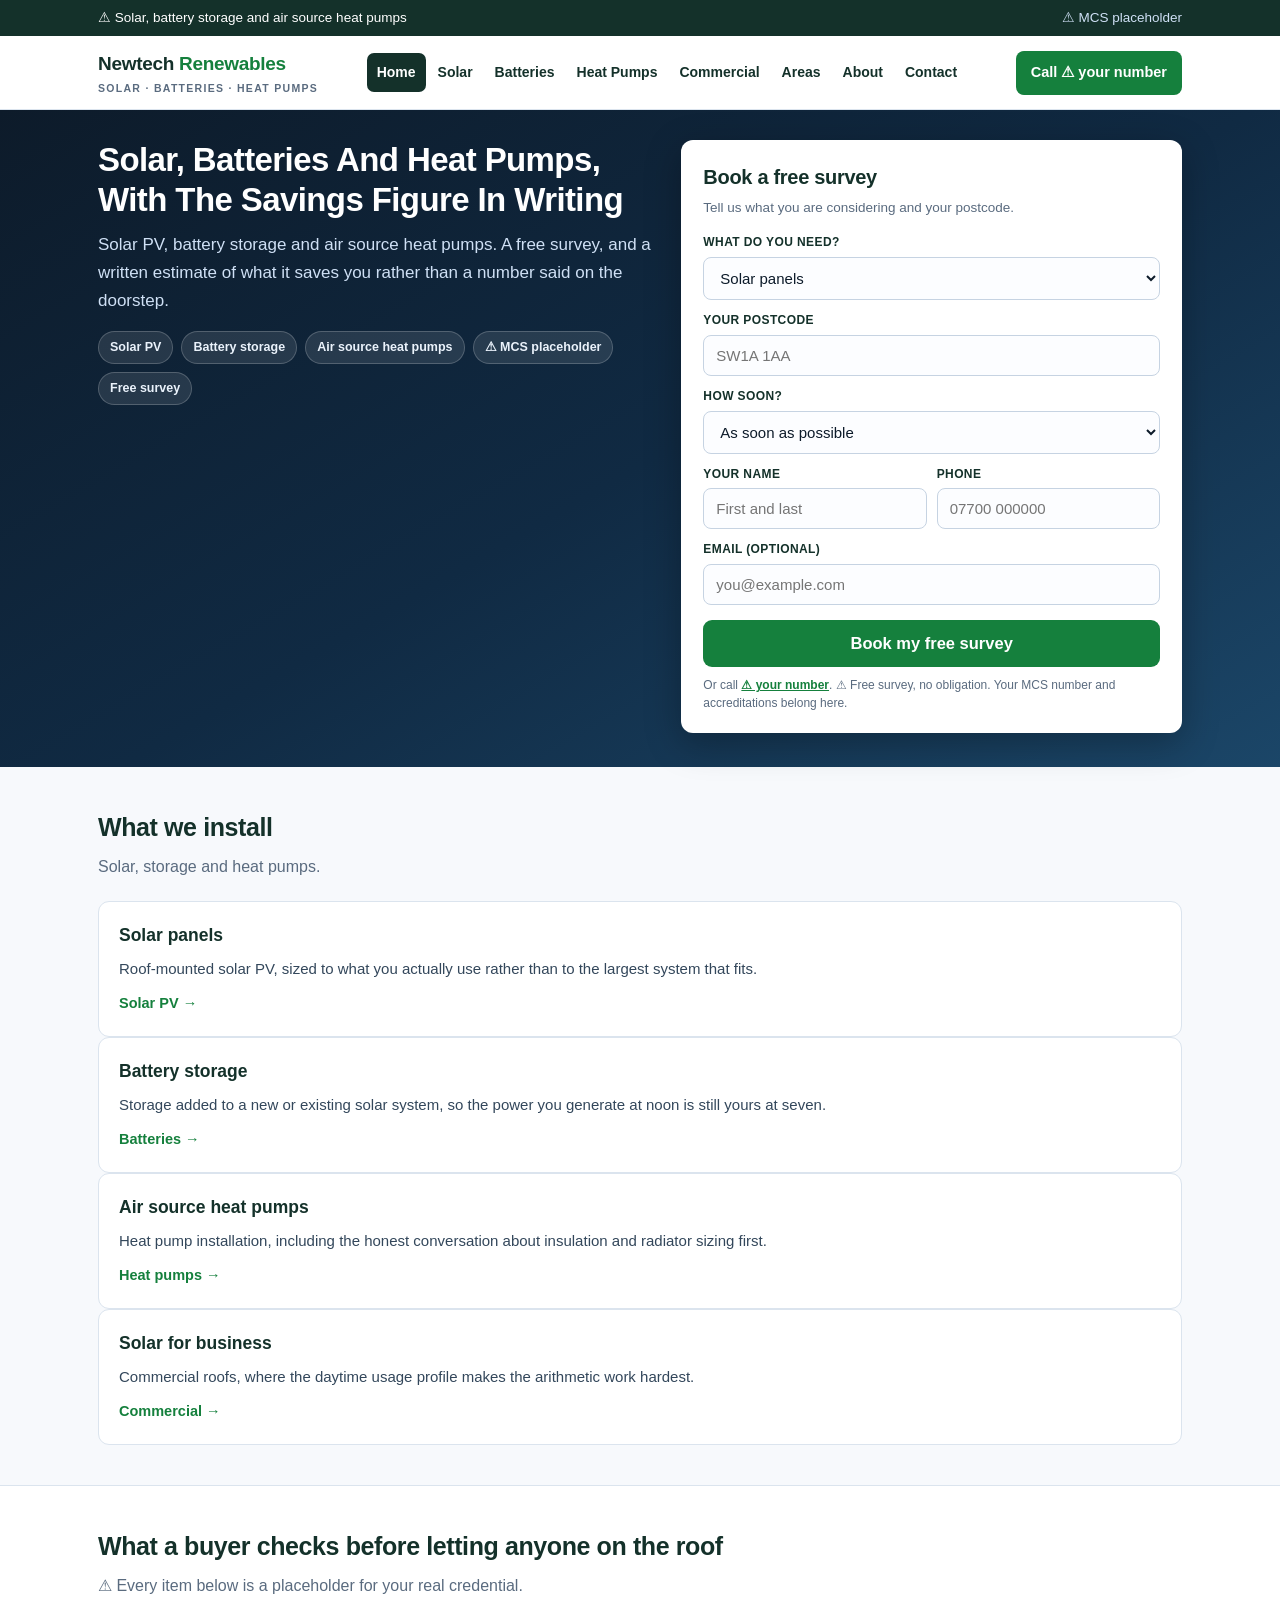
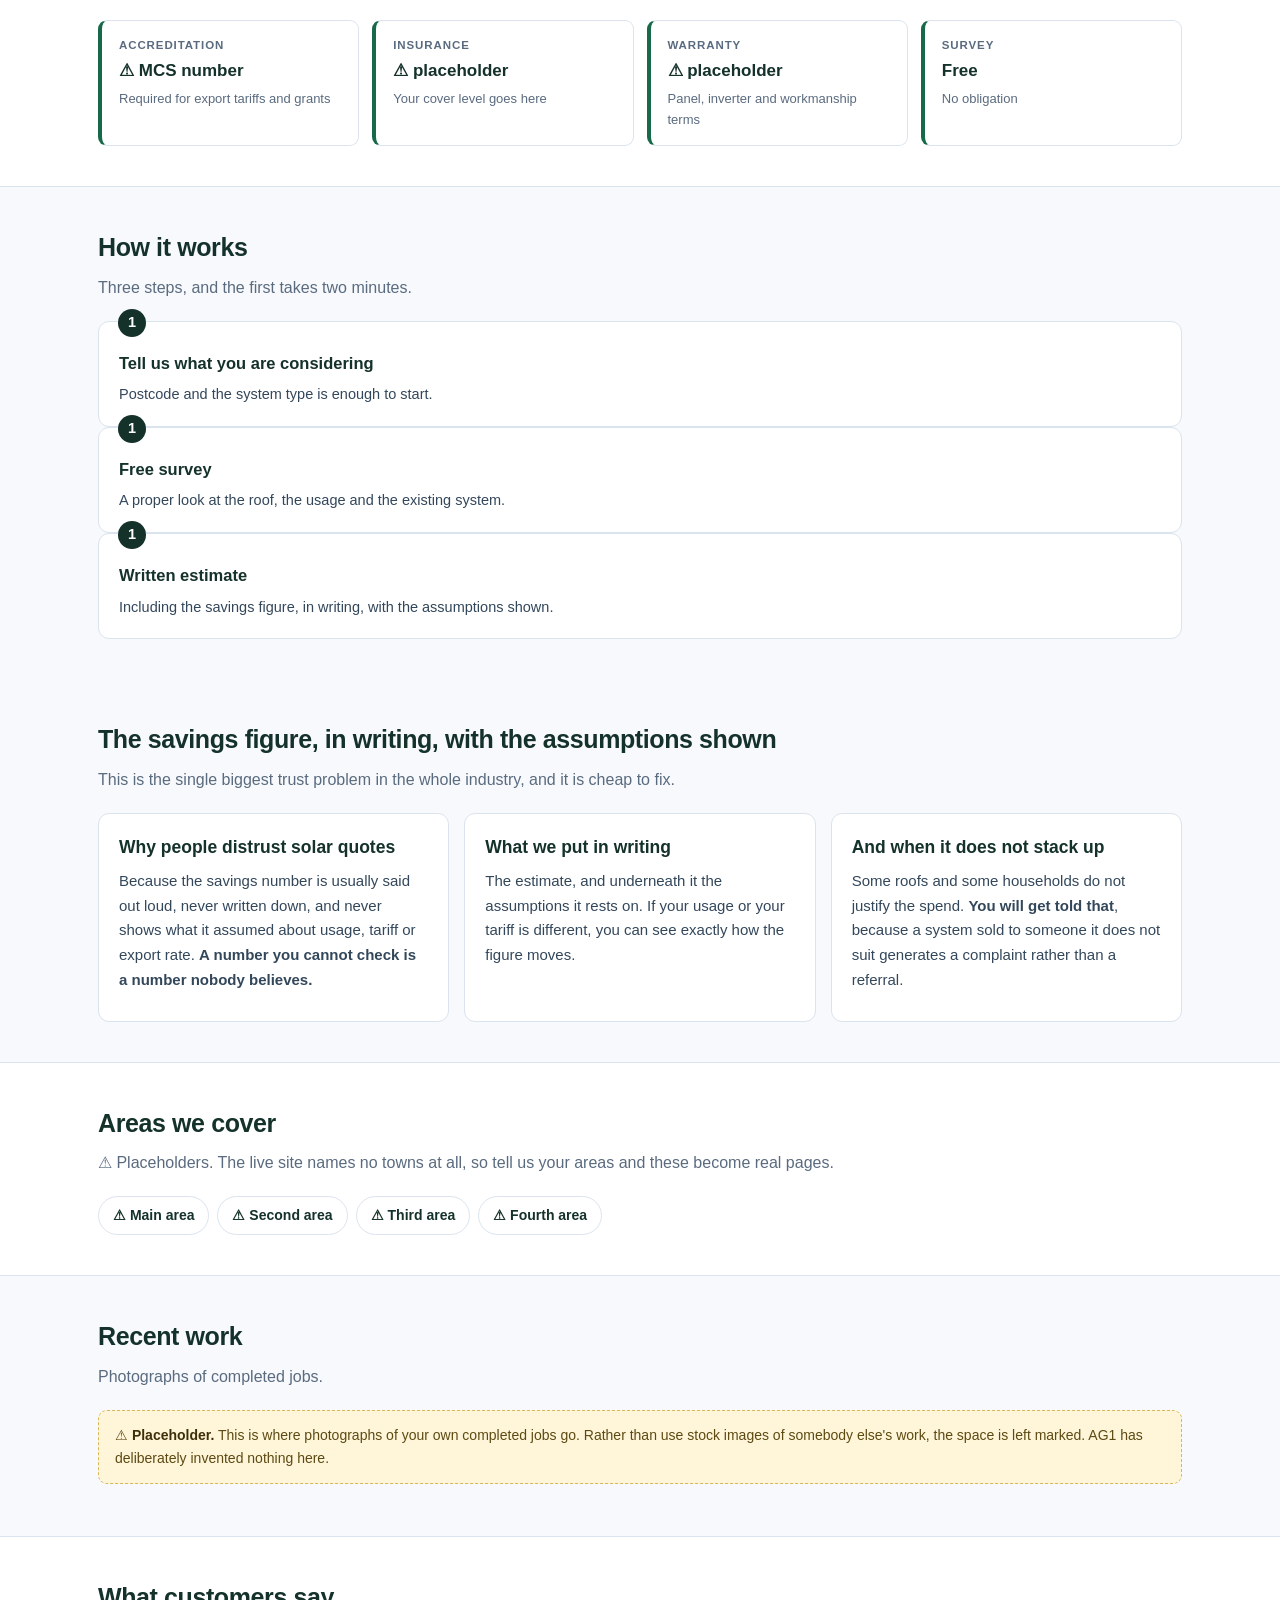
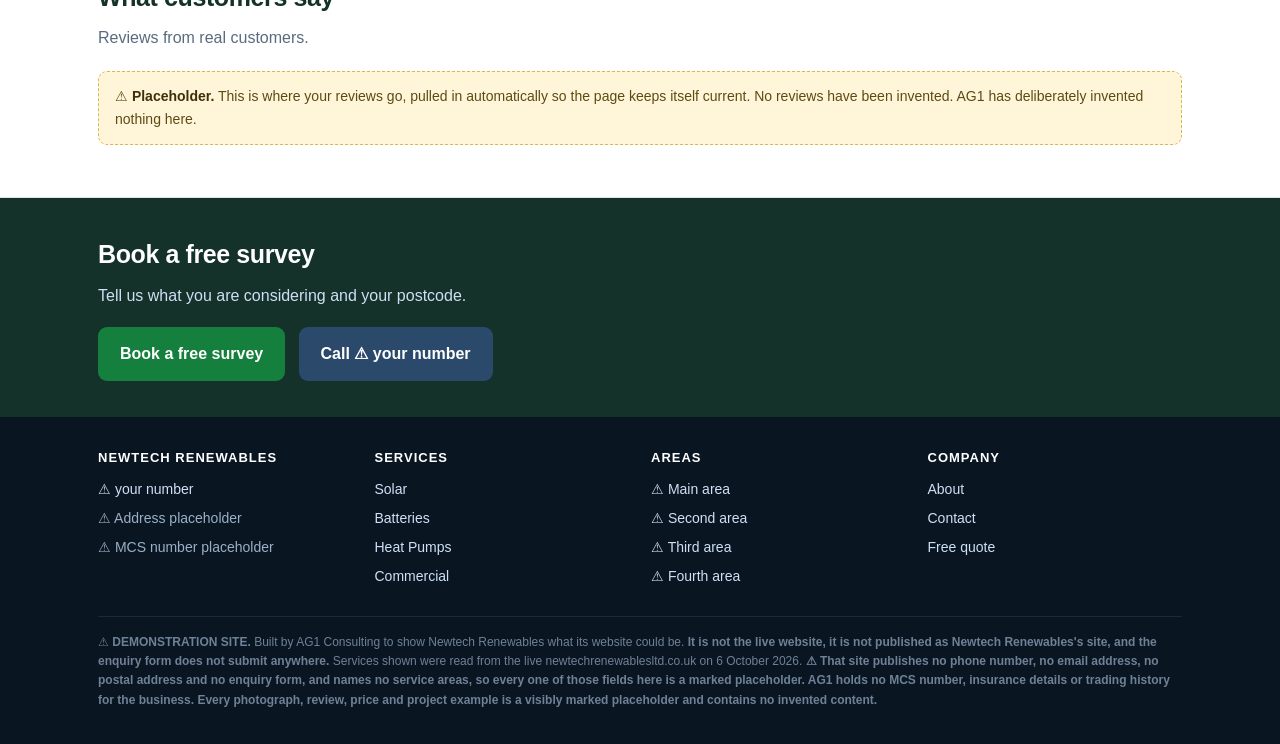
<file: index.html>
<!doctype html>
<html lang="en"><head><meta charset="utf-8">
<meta name="viewport" content="width=device-width,initial-scale=1">
<meta name="robots" content="noindex,nofollow">
<title>Solar Panels, Batteries &amp; Heat Pumps | Newtech Renewables</title><meta name="description" content="Solar PV, battery storage and air source heat pump installation. Free survey and a written estimate of what you would actually save.">
<link rel="stylesheet" href="styles.css">
<script type="application/ld+json">{"@context":"https://schema.org","@type":"HomeAndConstructionBusiness","name":"Newtech Renewables"}</script></head><body>
<div class="top"><div class="wrap"><span>&#9888; Solar, battery storage and air source heat pumps</span><span class="em">&#9888; MCS placeholder</span></div></div>
<header><div class="wrap">
<a class="logo" href="index.html">Newtech <span>Renewables</span><small>Solar &middot; batteries &middot; heat pumps</small></a>
<nav class="main"><a href="index.html" class="on">Home</a><a href="solar.html">Solar</a><a href="battery.html">Batteries</a><a href="heatpumps.html">Heat Pumps</a><a href="commercial.html">Commercial</a><a href="areas.html">Areas</a><a href="about.html">About</a><a href="contact.html">Contact</a></nav>
<a class="callbtn" href="tel:+440000000000">Call &#9888; your number</a></div></header>
<section class="hero"><div class="wrap"><div class="grid">
<div><h1>Solar, Batteries And Heat Pumps, With The Savings Figure In Writing</h1><p class="lede">Solar PV, battery storage and air source heat pumps. A free survey, and a written estimate of what it saves you rather than a number said on the doorstep.</p><div class="badges"><span>Solar PV</span><span>Battery storage</span><span>Air source heat pumps</span><span>&#9888; MCS placeholder</span><span>Free survey</span></div></div>
<div><form class="quote" method="post" action="#" novalidate>
<h2>Book a free survey</h2><div class="sub">Tell us what you are considering and your postcode.</div>
<label for="jt">What do you need?</label>
<select id="jt" name="job_type"><option>Solar panels</option><option>Solar and battery together</option><option>Battery storage only</option><option>Air source heat pump</option><option>Solar for a business</option><option>Not sure - want advice</option><option>Something else</option></select>
<label for="zp">Your postcode</label>
<input id="zp" name="zip" placeholder="SW1A 1AA">
<label for="wh">How soon?</label>
<select id="wh" name="when"><option>As soon as possible</option><option>Next few weeks</option><option>Next few months</option><option>Just researching for now</option></select>
<div class="row"><div><label for="nm">Your name</label>
<input id="nm" name="name" placeholder="First and last"></div>
<div><label for="ph">Phone</label>
<input id="ph" name="phone" inputmode="tel" placeholder="07700 000000"></div></div>
<label for="em">Email (optional)</label><input id="em" name="email" placeholder="you@example.com">
<button type="submit">Book my free survey</button>
<div class="fine">Or call <a href="tel:+440000000000"><b>&#9888; your number</b></a>. &#9888; Free survey, no obligation. Your MCS number and accreditations belong here.</div></form></div></div></div></section>
<section><div class="wrap"><h2 class="sec">What we install</h2><p class="sub">Solar, storage and heat pumps.</p><div class="c"><h3>Solar panels</h3><p>Roof-mounted solar PV, sized to what you actually use rather than to the largest system that fits.</p><a href="solar.html">Solar PV &rarr;</a></div><div class="c"><h3>Battery storage</h3><p>Storage added to a new or existing solar system, so the power you generate at noon is still yours at seven.</p><a href="battery.html">Batteries &rarr;</a></div><div class="c"><h3>Air source heat pumps</h3><p>Heat pump installation, including the honest conversation about insulation and radiator sizing first.</p><a href="heatpumps.html">Heat pumps &rarr;</a></div><div class="c"><h3>Solar for business</h3><p>Commercial roofs, where the daytime usage profile makes the arithmetic work hardest.</p><a href="commercial.html">Commercial &rarr;</a></div></div></section><section class="alt"><div class="wrap"><h2 class="sec">What a buyer checks before letting anyone on the roof</h2><p class="sub">&#9888; Every item below is a placeholder for your real credential.</p><div class="trust"><div class="tr"><div class="k">Accreditation</div><div class="v">&#9888; MCS number</div><div class="s">Required for export tariffs and grants</div></div><div class="tr"><div class="k">Insurance</div><div class="v">&#9888; placeholder</div><div class="s">Your cover level goes here</div></div><div class="tr"><div class="k">Warranty</div><div class="v">&#9888; placeholder</div><div class="s">Panel, inverter and workmanship terms</div></div><div class="tr"><div class="k">Survey</div><div class="v">Free</div><div class="s">No obligation</div></div></div></div></section><section><div class="wrap"><h2 class="sec">How it works</h2><p class="sub">Three steps, and the first takes two minutes.</p><div class="step"><h3>Tell us what you are considering</h3><p>Postcode and the system type is enough to start.</p></div><div class="step"><h3>Free survey</h3><p>A proper look at the roof, the usage and the existing system.</p></div><div class="step"><h3>Written estimate</h3><p>Including the savings figure, in writing, with the assumptions shown.</p></div></div></section><section><div class="wrap"><h2 class="sec">The savings figure, in writing, with the assumptions shown</h2><p class="sub">This is the single biggest trust problem in the whole industry, and it is cheap to fix.</p><div class="cards"><div class="c"><h3>Why people distrust solar quotes</h3><p>Because the savings number is usually said out loud, never written down, and never shows what it assumed about usage, tariff or export rate. <b>A number you cannot check is a number nobody believes.</b></p></div><div class="c"><h3>What we put in writing</h3><p>The estimate, and underneath it the assumptions it rests on. If your usage or your tariff is different, you can see exactly how the figure moves.</p></div><div class="c"><h3>And when it does not stack up</h3><p>Some roofs and some households do not justify the spend. <b>You will get told that</b>, because a system sold to someone it does not suit generates a complaint rather than a referral.</p></div></div></div></section><section class="alt"><div class="wrap"><h2 class="sec">Areas we cover</h2><p class="sub">&#9888; Placeholders. The live site names no towns at all, so tell us your areas and these become real pages.</p><div class="areas"><a href="area-placeholder-1.html">&#9888; Main area</a><a href="area-placeholder-2.html">&#9888; Second area</a><a href="area-placeholder-3.html">&#9888; Third area</a><a href="area-placeholder-4.html">&#9888; Fourth area</a></div></div></section><section><div class="wrap"><h2 class="sec">Recent work</h2><p class="sub">Photographs of completed jobs.</p><div class="ph">&#9888; <b>Placeholder.</b> This is where photographs of your own completed jobs go. Rather than use stock images of somebody else's work, the space is left marked. AG1 has deliberately invented nothing here.</div></div></section><section class="alt"><div class="wrap"><h2 class="sec">What customers say</h2><p class="sub">Reviews from real customers.</p><div class="ph">&#9888; <b>Placeholder.</b> This is where your reviews go, pulled in automatically so the page keeps itself current. No reviews have been invented. AG1 has deliberately invented nothing here.</div></div></section>
<section class="cta"><div class="wrap"><h2>Book a free survey</h2><p>Tell us what you are considering and your postcode.</p>
<a class="b" href="quote.html">Book a free survey</a> &nbsp;
<a class="b" style="background:#2b4a6b" href="tel:+440000000000">Call &#9888; your number</a></div></section>
<footer><div class="wrap"><div class="g">
<div><h4>Newtech Renewables</h4><ul><li><a href="tel:+440000000000">&#9888; your number</a></li>
<li>&#9888; Address placeholder</li><li>&#9888; MCS number placeholder</li></ul></div>
<div><h4>Services</h4><ul><li><a href="solar.html">Solar</a></li><li><a href="battery.html">Batteries</a></li><li><a href="heatpumps.html">Heat Pumps</a></li><li><a href="commercial.html">Commercial</a></li></ul></div>
<div><h4>Areas</h4><ul><li><a href="area-placeholder-1.html">&#9888; Main area</a></li><li><a href="area-placeholder-2.html">&#9888; Second area</a></li><li><a href="area-placeholder-3.html">&#9888; Third area</a></li><li><a href="area-placeholder-4.html">&#9888; Fourth area</a></li></ul></div>
<div><h4>Company</h4><ul><li><a href="about.html">About</a></li>
<li><a href="contact.html">Contact</a></li><li><a href="quote.html">Free quote</a></li></ul></div>
</div><div class="legal">&#9888; <b>DEMONSTRATION SITE.</b> Built by AG1 Consulting to show
Newtech Renewables what its website could be. <b>It is not the live website, it is not published as
Newtech Renewables's site, and the enquiry form does not submit anywhere.</b> Services shown were read from the live newtechrenewablesltd.co.uk on 6 October 2026. <b>&#9888; That site publishes no phone number, no email address, no postal address and no enquiry form, and names no service areas, so every one of those fields here is a marked placeholder. AG1 holds no MCS number, insurance details or trading history for the business.</b>
<b>Every photograph, review, price and project example is a visibly marked placeholder and
contains no invented content.</b></div></div></footer></body></html>
</file>
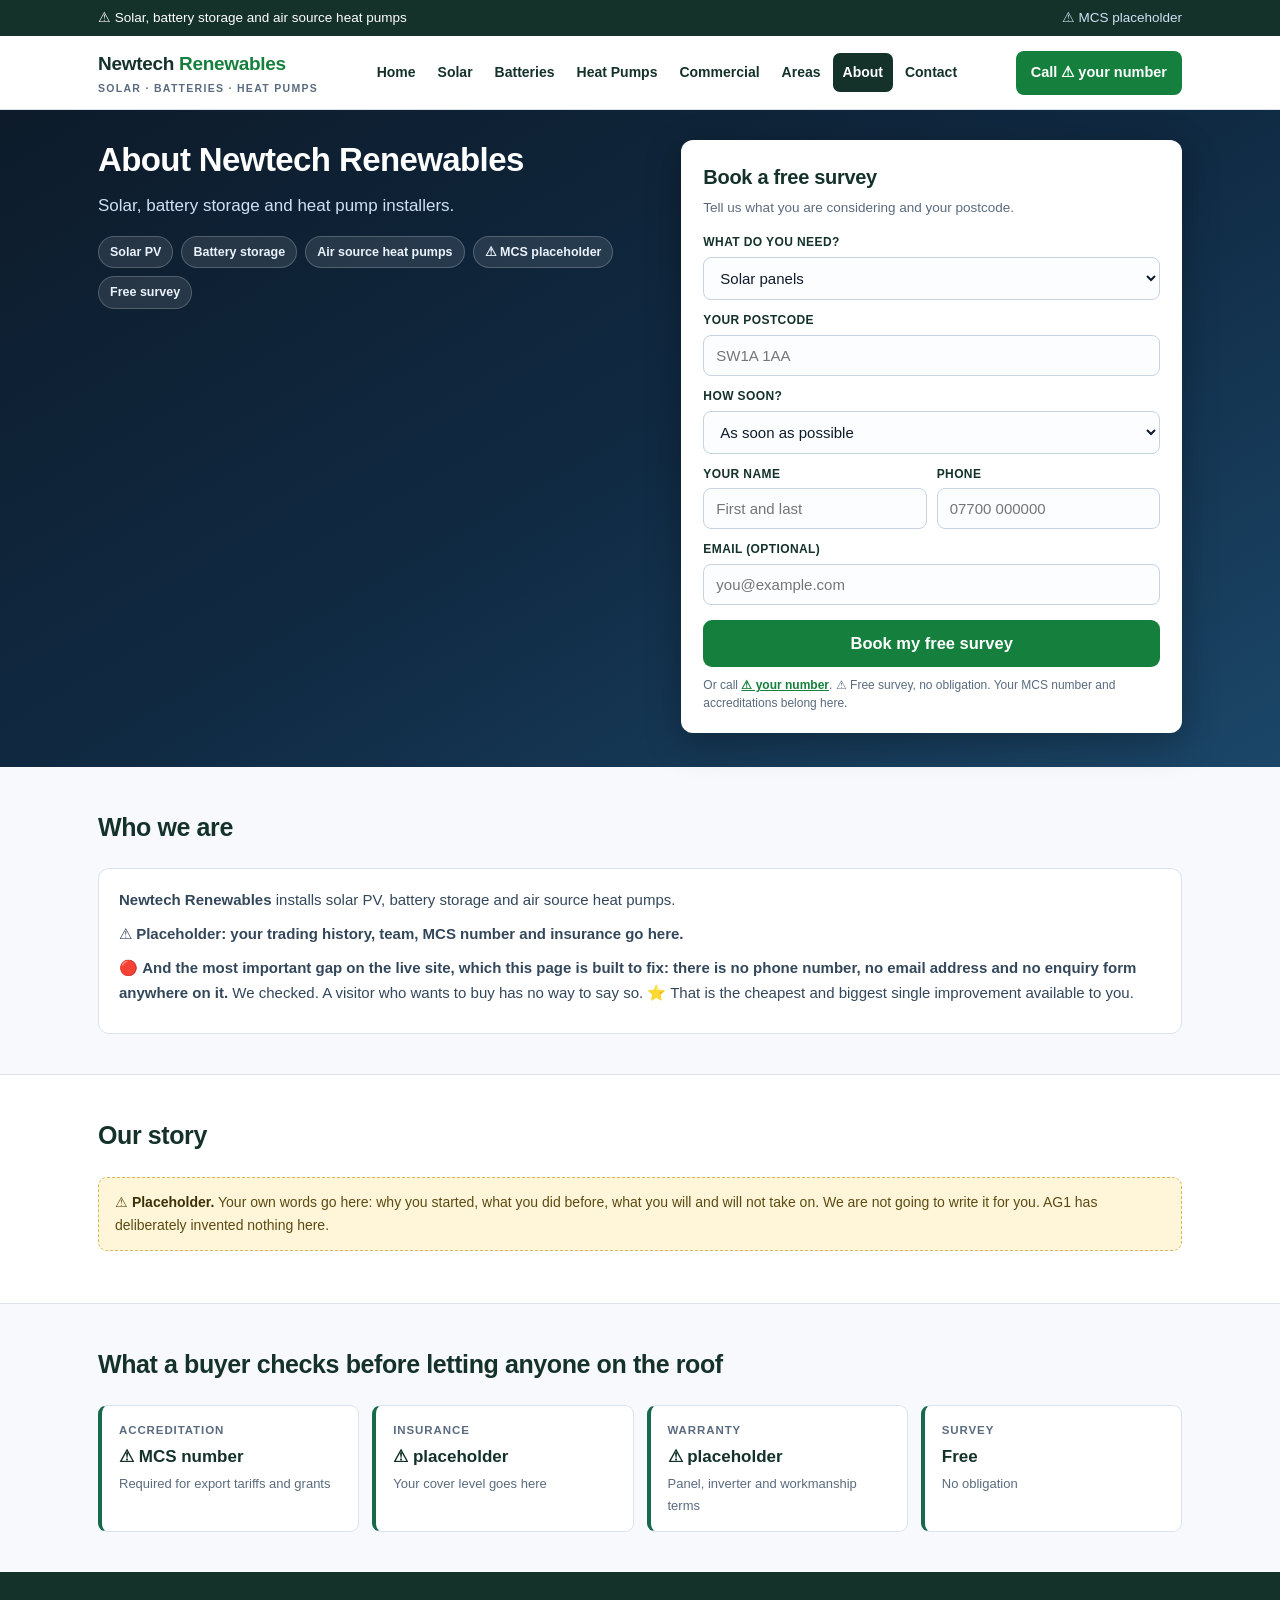
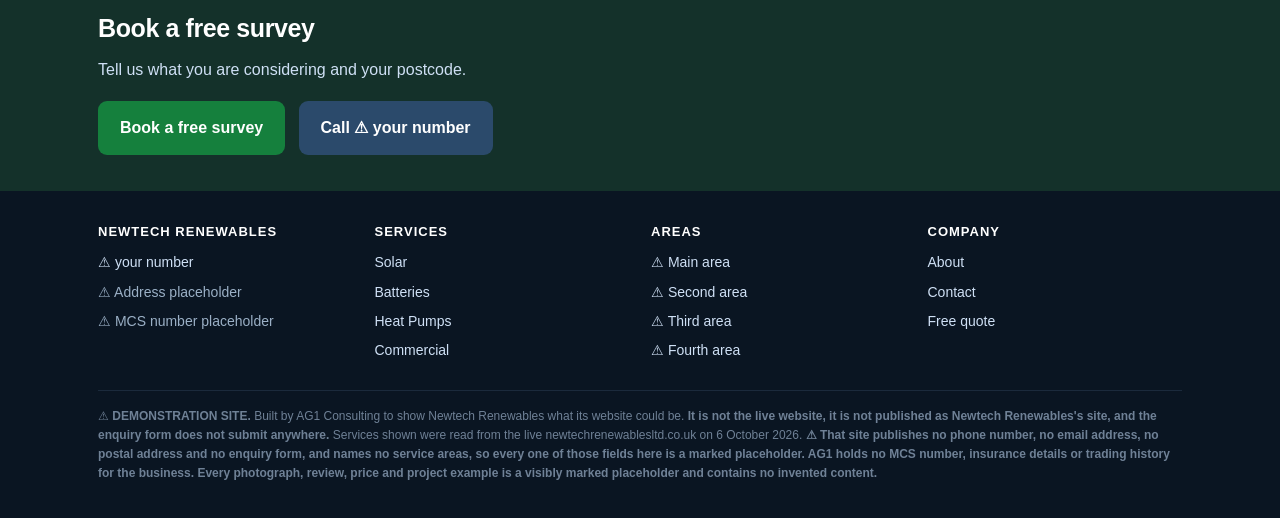
<file: about.html>
<!doctype html>
<html lang="en"><head><meta charset="utf-8">
<meta name="viewport" content="width=device-width,initial-scale=1">
<meta name="robots" content="noindex,nofollow">
<title>About Newtech Renewables</title><meta name="description" content="Solar PV, battery storage and air source heat pump installation. Free survey and a written estimate of what you would actually save.">
<link rel="stylesheet" href="styles.css">
<script type="application/ld+json">{"@context":"https://schema.org","@type":"HomeAndConstructionBusiness","name":"Newtech Renewables"}</script></head><body>
<div class="top"><div class="wrap"><span>&#9888; Solar, battery storage and air source heat pumps</span><span class="em">&#9888; MCS placeholder</span></div></div>
<header><div class="wrap">
<a class="logo" href="index.html">Newtech <span>Renewables</span><small>Solar &middot; batteries &middot; heat pumps</small></a>
<nav class="main"><a href="index.html">Home</a><a href="solar.html">Solar</a><a href="battery.html">Batteries</a><a href="heatpumps.html">Heat Pumps</a><a href="commercial.html">Commercial</a><a href="areas.html">Areas</a><a href="about.html" class="on">About</a><a href="contact.html">Contact</a></nav>
<a class="callbtn" href="tel:+440000000000">Call &#9888; your number</a></div></header>
<section class="hero"><div class="wrap"><div class="grid">
<div><h1>About Newtech Renewables</h1><p class="lede">Solar, battery storage and heat pump installers.</p><div class="badges"><span>Solar PV</span><span>Battery storage</span><span>Air source heat pumps</span><span>&#9888; MCS placeholder</span><span>Free survey</span></div></div>
<div><form class="quote" method="post" action="#" novalidate>
<h2>Book a free survey</h2><div class="sub">Tell us what you are considering and your postcode.</div>
<label for="jt">What do you need?</label>
<select id="jt" name="job_type"><option>Solar panels</option><option>Solar and battery together</option><option>Battery storage only</option><option>Air source heat pump</option><option>Solar for a business</option><option>Not sure - want advice</option><option>Something else</option></select>
<label for="zp">Your postcode</label>
<input id="zp" name="zip" placeholder="SW1A 1AA">
<label for="wh">How soon?</label>
<select id="wh" name="when"><option>As soon as possible</option><option>Next few weeks</option><option>Next few months</option><option>Just researching for now</option></select>
<div class="row"><div><label for="nm">Your name</label>
<input id="nm" name="name" placeholder="First and last"></div>
<div><label for="ph">Phone</label>
<input id="ph" name="phone" inputmode="tel" placeholder="07700 000000"></div></div>
<label for="em">Email (optional)</label><input id="em" name="email" placeholder="you@example.com">
<button type="submit">Book my free survey</button>
<div class="fine">Or call <a href="tel:+440000000000"><b>&#9888; your number</b></a>. &#9888; Free survey, no obligation. Your MCS number and accreditations belong here.</div></form></div></div></div></section>
<section><div class="wrap"><h2 class="sec">Who we are</h2><p class="sub"></p><div class="c"><p><b>Newtech Renewables</b> installs solar PV, battery storage and air source heat pumps.</p><p>&#9888; <b>Placeholder: your trading history, team, MCS number and insurance go here.</b></p><p>&#128308; <b>And the most important gap on the live site, which this page is built to fix: there is no phone number, no email address and no enquiry form anywhere on it.</b> We checked. A visitor who wants to buy has no way to say so. &#11088; That is the cheapest and biggest single improvement available to you.</p></div></div></section><section class="alt"><div class="wrap"><h2 class="sec">Our story</h2><p class="sub"></p><div class="ph">&#9888; <b>Placeholder.</b> Your own words go here: why you started, what you did before, what you will and will not take on. We are not going to write it for you. AG1 has deliberately invented nothing here.</div></div></section><section><div class="wrap"><h2 class="sec">What a buyer checks before letting anyone on the roof</h2><p class="sub"></p><div class="trust"><div class="tr"><div class="k">Accreditation</div><div class="v">&#9888; MCS number</div><div class="s">Required for export tariffs and grants</div></div><div class="tr"><div class="k">Insurance</div><div class="v">&#9888; placeholder</div><div class="s">Your cover level goes here</div></div><div class="tr"><div class="k">Warranty</div><div class="v">&#9888; placeholder</div><div class="s">Panel, inverter and workmanship terms</div></div><div class="tr"><div class="k">Survey</div><div class="v">Free</div><div class="s">No obligation</div></div></div></div></section>
<section class="cta"><div class="wrap"><h2>Book a free survey</h2><p>Tell us what you are considering and your postcode.</p>
<a class="b" href="quote.html">Book a free survey</a> &nbsp;
<a class="b" style="background:#2b4a6b" href="tel:+440000000000">Call &#9888; your number</a></div></section>
<footer><div class="wrap"><div class="g">
<div><h4>Newtech Renewables</h4><ul><li><a href="tel:+440000000000">&#9888; your number</a></li>
<li>&#9888; Address placeholder</li><li>&#9888; MCS number placeholder</li></ul></div>
<div><h4>Services</h4><ul><li><a href="solar.html">Solar</a></li><li><a href="battery.html">Batteries</a></li><li><a href="heatpumps.html">Heat Pumps</a></li><li><a href="commercial.html">Commercial</a></li></ul></div>
<div><h4>Areas</h4><ul><li><a href="area-placeholder-1.html">&#9888; Main area</a></li><li><a href="area-placeholder-2.html">&#9888; Second area</a></li><li><a href="area-placeholder-3.html">&#9888; Third area</a></li><li><a href="area-placeholder-4.html">&#9888; Fourth area</a></li></ul></div>
<div><h4>Company</h4><ul><li><a href="about.html">About</a></li>
<li><a href="contact.html">Contact</a></li><li><a href="quote.html">Free quote</a></li></ul></div>
</div><div class="legal">&#9888; <b>DEMONSTRATION SITE.</b> Built by AG1 Consulting to show
Newtech Renewables what its website could be. <b>It is not the live website, it is not published as
Newtech Renewables's site, and the enquiry form does not submit anywhere.</b> Services shown were read from the live newtechrenewablesltd.co.uk on 6 October 2026. <b>&#9888; That site publishes no phone number, no email address, no postal address and no enquiry form, and names no service areas, so every one of those fields here is a marked placeholder. AG1 holds no MCS number, insurance details or trading history for the business.</b>
<b>Every photograph, review, price and project example is a visibly marked placeholder and
contains no invented content.</b></div></div></footer></body></html>
</file>
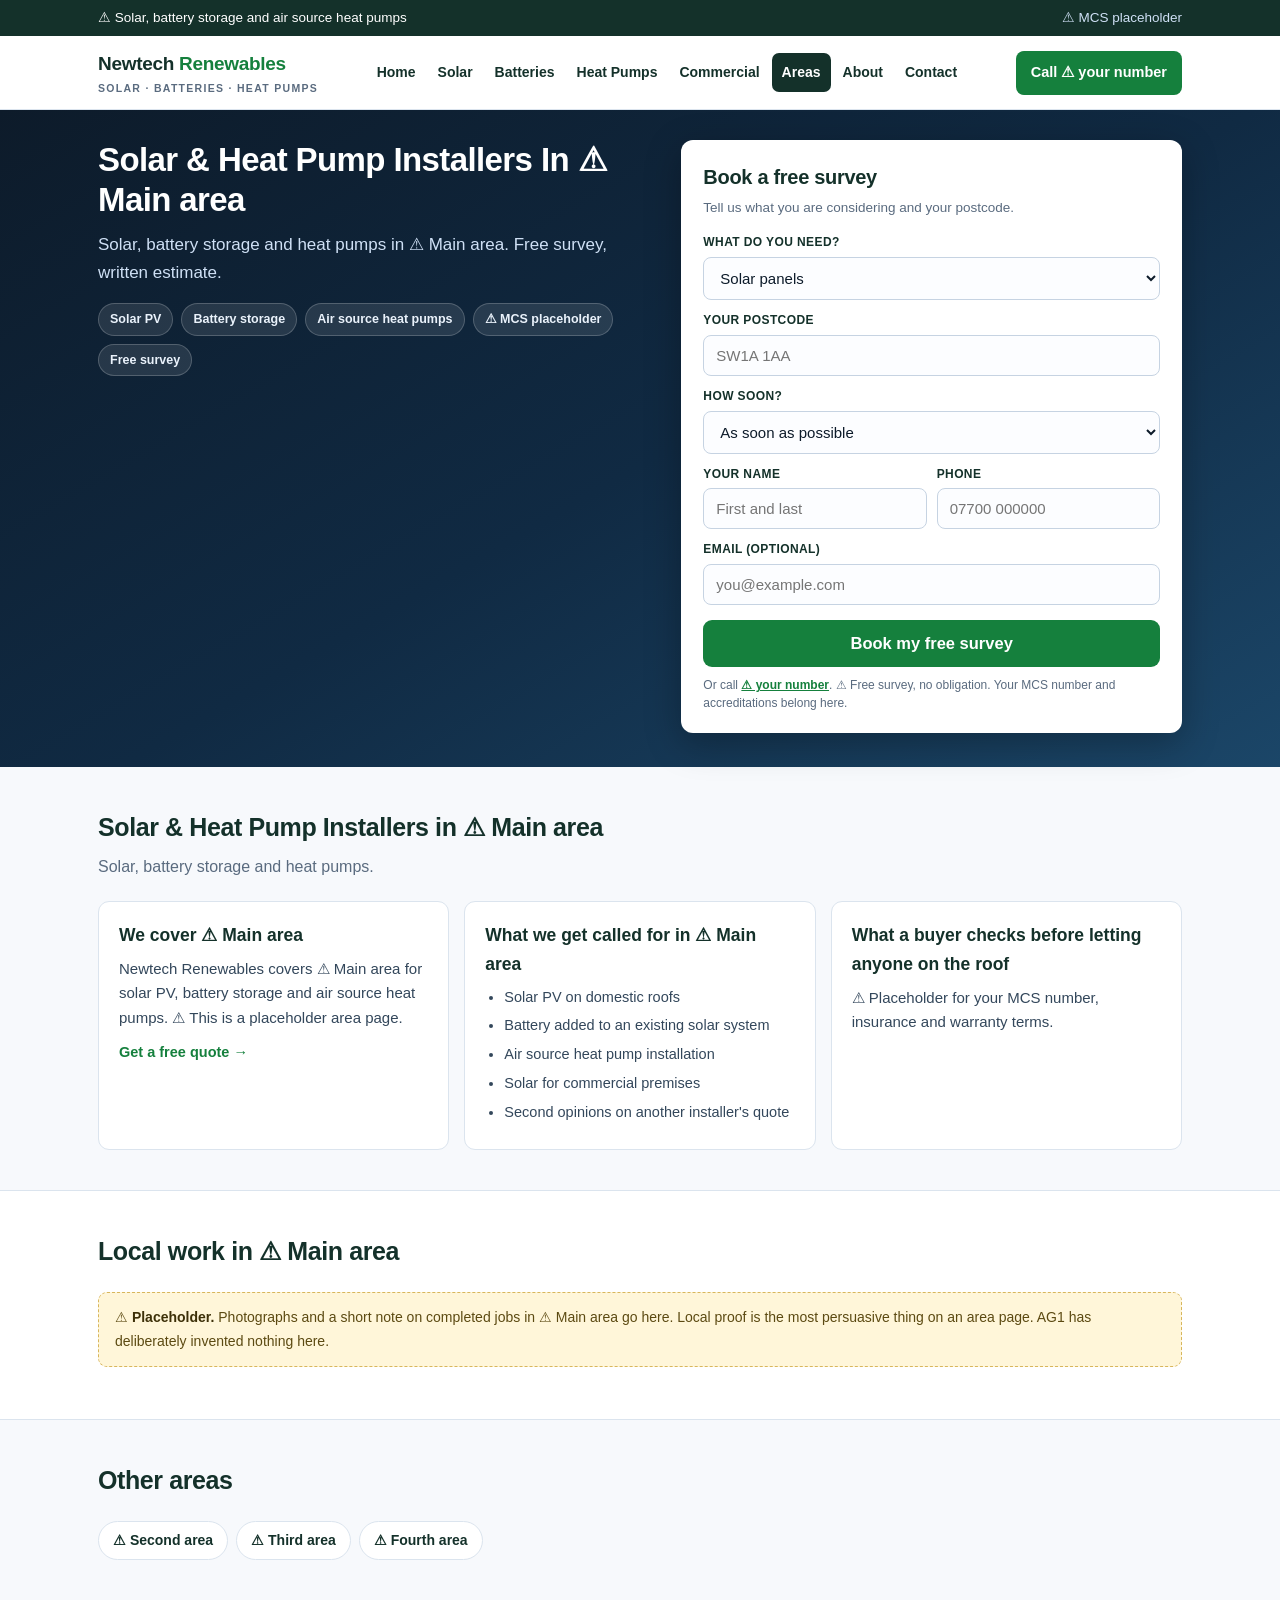
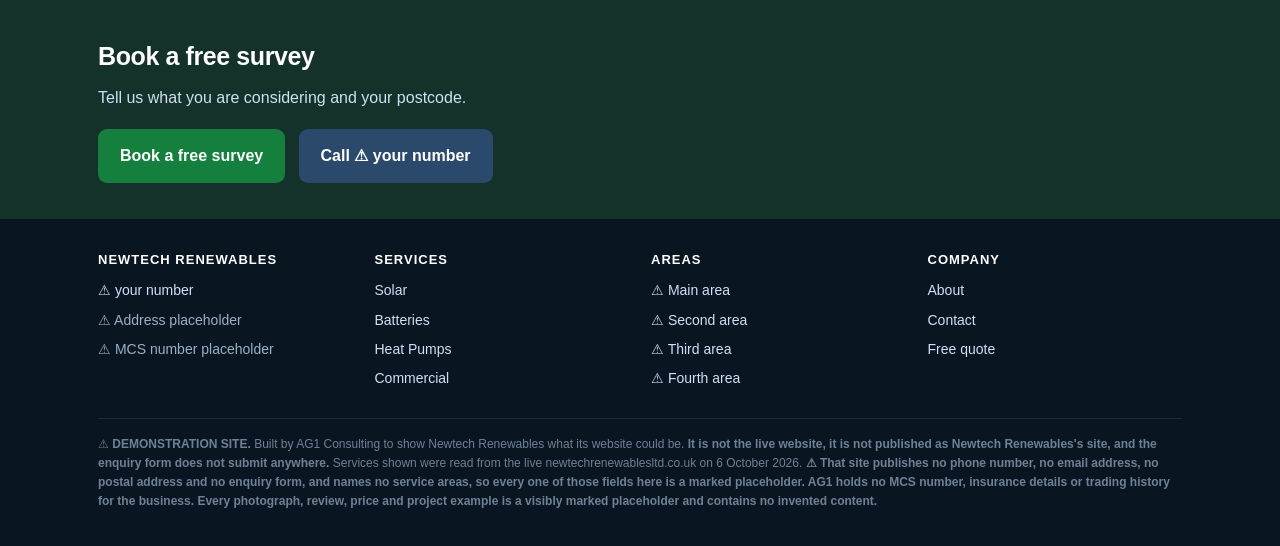
<file: area-placeholder-1.html>
<!doctype html>
<html lang="en"><head><meta charset="utf-8">
<meta name="viewport" content="width=device-width,initial-scale=1">
<meta name="robots" content="noindex,nofollow">
<title>Solar &amp; Heat Pump Installers in &#9888; Main area | Newtech Renewables</title><meta name="description" content="Solar &amp; Heat Pump Installers in &#9888; Main area. Solar PV, battery storage and air source heat pump installation. Free survey and a written">
<link rel="stylesheet" href="styles.css">
<script type="application/ld+json">{"@context":"https://schema.org","@type":"HomeAndConstructionBusiness","name":"Newtech Renewables"}</script></head><body>
<div class="top"><div class="wrap"><span>&#9888; Solar, battery storage and air source heat pumps</span><span class="em">&#9888; MCS placeholder</span></div></div>
<header><div class="wrap">
<a class="logo" href="index.html">Newtech <span>Renewables</span><small>Solar &middot; batteries &middot; heat pumps</small></a>
<nav class="main"><a href="index.html">Home</a><a href="solar.html">Solar</a><a href="battery.html">Batteries</a><a href="heatpumps.html">Heat Pumps</a><a href="commercial.html">Commercial</a><a href="areas.html" class="on">Areas</a><a href="about.html">About</a><a href="contact.html">Contact</a></nav>
<a class="callbtn" href="tel:+440000000000">Call &#9888; your number</a></div></header>
<section class="hero"><div class="wrap"><div class="grid">
<div><h1>Solar &amp; Heat Pump Installers In &#9888; Main area</h1><p class="lede">Solar, battery storage and heat pumps in &#9888; Main area. Free survey, written estimate.</p><div class="badges"><span>Solar PV</span><span>Battery storage</span><span>Air source heat pumps</span><span>&#9888; MCS placeholder</span><span>Free survey</span></div></div>
<div><form class="quote" method="post" action="#" novalidate>
<h2>Book a free survey</h2><div class="sub">Tell us what you are considering and your postcode.</div>
<label for="jt">What do you need?</label>
<select id="jt" name="job_type"><option>Solar panels</option><option>Solar and battery together</option><option>Battery storage only</option><option>Air source heat pump</option><option>Solar for a business</option><option>Not sure - want advice</option><option>Something else</option></select>
<label for="zp">Your postcode</label>
<input id="zp" name="zip" placeholder="SW1A 1AA">
<label for="wh">How soon?</label>
<select id="wh" name="when"><option>As soon as possible</option><option>Next few weeks</option><option>Next few months</option><option>Just researching for now</option></select>
<div class="row"><div><label for="nm">Your name</label>
<input id="nm" name="name" placeholder="First and last"></div>
<div><label for="ph">Phone</label>
<input id="ph" name="phone" inputmode="tel" placeholder="07700 000000"></div></div>
<label for="em">Email (optional)</label><input id="em" name="email" placeholder="you@example.com">
<button type="submit">Book my free survey</button>
<div class="fine">Or call <a href="tel:+440000000000"><b>&#9888; your number</b></a>. &#9888; Free survey, no obligation. Your MCS number and accreditations belong here.</div></form></div></div></div></section>
<section><div class="wrap"><h2 class="sec">Solar &amp; Heat Pump Installers in &#9888; Main area</h2><p class="sub">Solar, battery storage and heat pumps.</p><div class="cards"><div class="c"><h3>We cover &#9888; Main area</h3><p>Newtech Renewables covers &#9888; Main area for solar PV, battery storage and air source heat pumps. &#9888; This is a placeholder area page.</p><p><a href="quote.html">Get a free quote &rarr;</a></p></div><div class="c"><h3>What we get called for in &#9888; Main area</h3><ul><li>Solar PV on domestic roofs</li><li>Battery added to an existing solar system</li><li>Air source heat pump installation</li><li>Solar for commercial premises</li><li>Second opinions on another installer's quote</li></ul></div><div class="c"><h3>What a buyer checks before letting anyone on the roof</h3><p>&#9888; Placeholder for your MCS number, insurance and warranty terms.</p></div></div></div></section><section class="alt"><div class="wrap"><h2 class="sec">Local work in &#9888; Main area</h2><p class="sub"></p><div class="ph">&#9888; <b>Placeholder.</b> Photographs and a short note on completed jobs in &#9888; Main area go here. Local proof is the most persuasive thing on an area page. AG1 has deliberately invented nothing here.</div></div></section><section><div class="wrap"><h2 class="sec">Other areas</h2><p class="sub"></p><div class="areas"><a href="area-placeholder-2.html">&#9888; Second area</a><a href="area-placeholder-3.html">&#9888; Third area</a><a href="area-placeholder-4.html">&#9888; Fourth area</a></div></div></section>
<section class="cta"><div class="wrap"><h2>Book a free survey</h2><p>Tell us what you are considering and your postcode.</p>
<a class="b" href="quote.html">Book a free survey</a> &nbsp;
<a class="b" style="background:#2b4a6b" href="tel:+440000000000">Call &#9888; your number</a></div></section>
<footer><div class="wrap"><div class="g">
<div><h4>Newtech Renewables</h4><ul><li><a href="tel:+440000000000">&#9888; your number</a></li>
<li>&#9888; Address placeholder</li><li>&#9888; MCS number placeholder</li></ul></div>
<div><h4>Services</h4><ul><li><a href="solar.html">Solar</a></li><li><a href="battery.html">Batteries</a></li><li><a href="heatpumps.html">Heat Pumps</a></li><li><a href="commercial.html">Commercial</a></li></ul></div>
<div><h4>Areas</h4><ul><li><a href="area-placeholder-1.html">&#9888; Main area</a></li><li><a href="area-placeholder-2.html">&#9888; Second area</a></li><li><a href="area-placeholder-3.html">&#9888; Third area</a></li><li><a href="area-placeholder-4.html">&#9888; Fourth area</a></li></ul></div>
<div><h4>Company</h4><ul><li><a href="about.html">About</a></li>
<li><a href="contact.html">Contact</a></li><li><a href="quote.html">Free quote</a></li></ul></div>
</div><div class="legal">&#9888; <b>DEMONSTRATION SITE.</b> Built by AG1 Consulting to show
Newtech Renewables what its website could be. <b>It is not the live website, it is not published as
Newtech Renewables's site, and the enquiry form does not submit anywhere.</b> Services shown were read from the live newtechrenewablesltd.co.uk on 6 October 2026. <b>&#9888; That site publishes no phone number, no email address, no postal address and no enquiry form, and names no service areas, so every one of those fields here is a marked placeholder. AG1 holds no MCS number, insurance details or trading history for the business.</b>
<b>Every photograph, review, price and project example is a visibly marked placeholder and
contains no invented content.</b></div></div></footer></body></html>
</file>
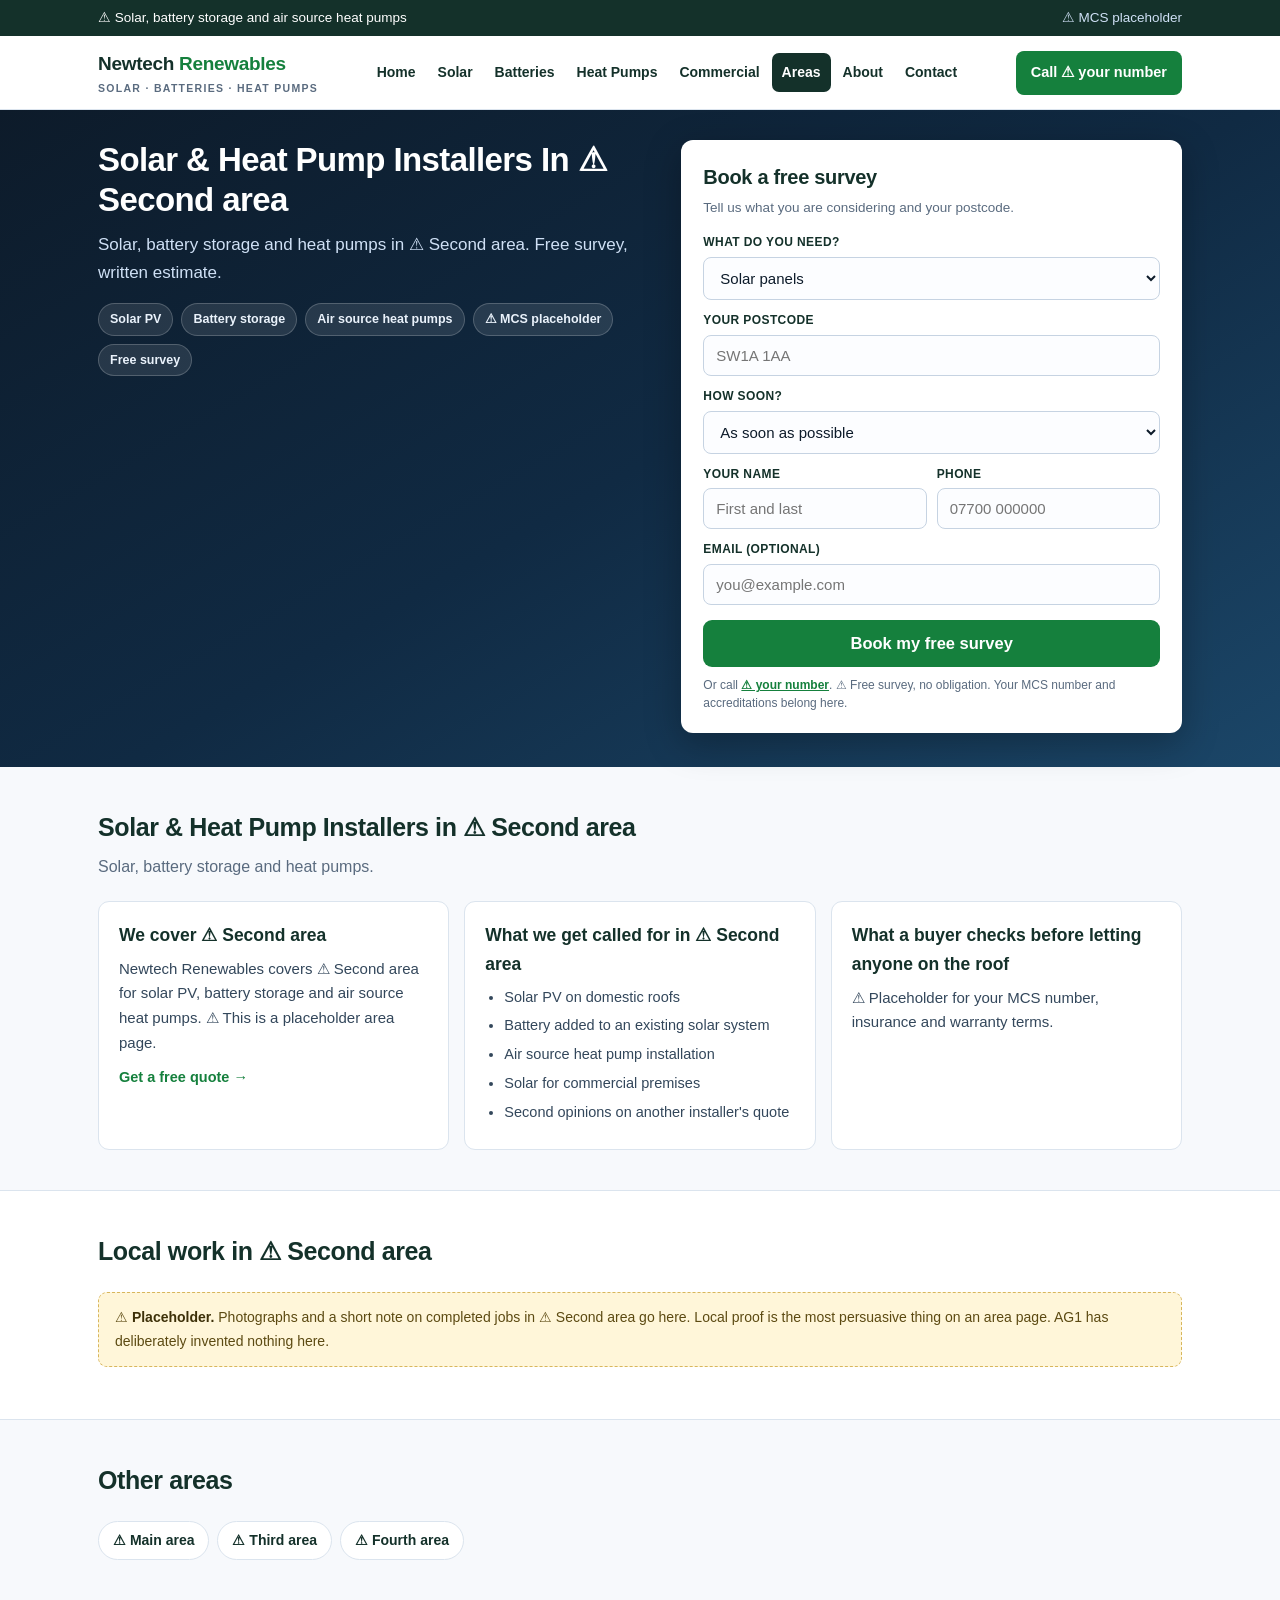
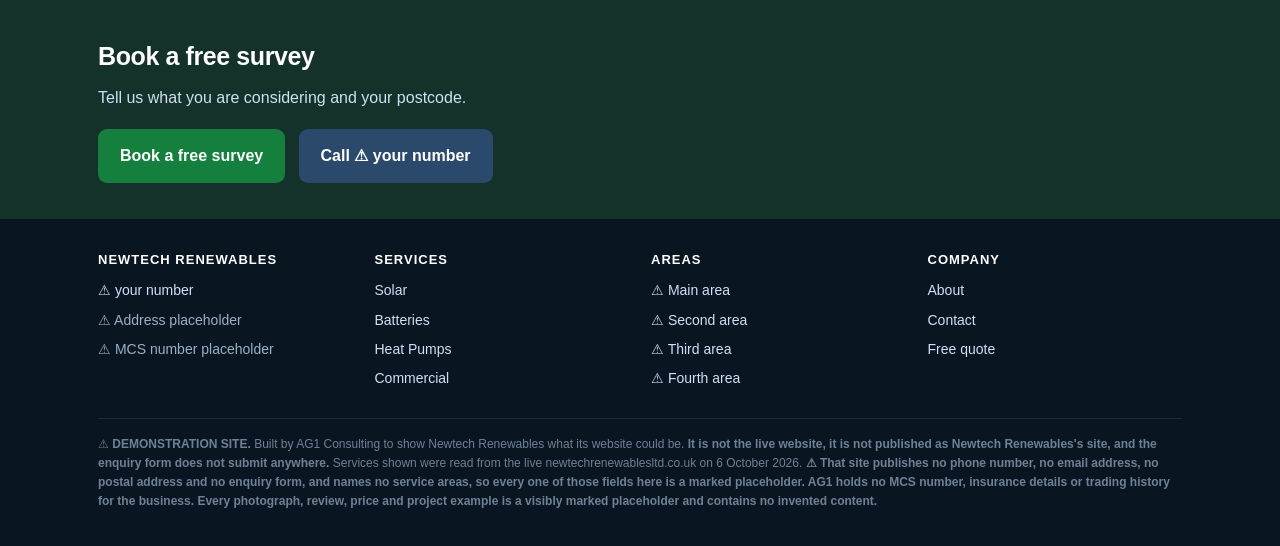
<file: area-placeholder-2.html>
<!doctype html>
<html lang="en"><head><meta charset="utf-8">
<meta name="viewport" content="width=device-width,initial-scale=1">
<meta name="robots" content="noindex,nofollow">
<title>Solar &amp; Heat Pump Installers in &#9888; Second area | Newtech Renewables</title><meta name="description" content="Solar &amp; Heat Pump Installers in &#9888; Second area. Solar PV, battery storage and air source heat pump installation. Free survey and a written">
<link rel="stylesheet" href="styles.css">
<script type="application/ld+json">{"@context":"https://schema.org","@type":"HomeAndConstructionBusiness","name":"Newtech Renewables"}</script></head><body>
<div class="top"><div class="wrap"><span>&#9888; Solar, battery storage and air source heat pumps</span><span class="em">&#9888; MCS placeholder</span></div></div>
<header><div class="wrap">
<a class="logo" href="index.html">Newtech <span>Renewables</span><small>Solar &middot; batteries &middot; heat pumps</small></a>
<nav class="main"><a href="index.html">Home</a><a href="solar.html">Solar</a><a href="battery.html">Batteries</a><a href="heatpumps.html">Heat Pumps</a><a href="commercial.html">Commercial</a><a href="areas.html" class="on">Areas</a><a href="about.html">About</a><a href="contact.html">Contact</a></nav>
<a class="callbtn" href="tel:+440000000000">Call &#9888; your number</a></div></header>
<section class="hero"><div class="wrap"><div class="grid">
<div><h1>Solar &amp; Heat Pump Installers In &#9888; Second area</h1><p class="lede">Solar, battery storage and heat pumps in &#9888; Second area. Free survey, written estimate.</p><div class="badges"><span>Solar PV</span><span>Battery storage</span><span>Air source heat pumps</span><span>&#9888; MCS placeholder</span><span>Free survey</span></div></div>
<div><form class="quote" method="post" action="#" novalidate>
<h2>Book a free survey</h2><div class="sub">Tell us what you are considering and your postcode.</div>
<label for="jt">What do you need?</label>
<select id="jt" name="job_type"><option>Solar panels</option><option>Solar and battery together</option><option>Battery storage only</option><option>Air source heat pump</option><option>Solar for a business</option><option>Not sure - want advice</option><option>Something else</option></select>
<label for="zp">Your postcode</label>
<input id="zp" name="zip" placeholder="SW1A 1AA">
<label for="wh">How soon?</label>
<select id="wh" name="when"><option>As soon as possible</option><option>Next few weeks</option><option>Next few months</option><option>Just researching for now</option></select>
<div class="row"><div><label for="nm">Your name</label>
<input id="nm" name="name" placeholder="First and last"></div>
<div><label for="ph">Phone</label>
<input id="ph" name="phone" inputmode="tel" placeholder="07700 000000"></div></div>
<label for="em">Email (optional)</label><input id="em" name="email" placeholder="you@example.com">
<button type="submit">Book my free survey</button>
<div class="fine">Or call <a href="tel:+440000000000"><b>&#9888; your number</b></a>. &#9888; Free survey, no obligation. Your MCS number and accreditations belong here.</div></form></div></div></div></section>
<section><div class="wrap"><h2 class="sec">Solar &amp; Heat Pump Installers in &#9888; Second area</h2><p class="sub">Solar, battery storage and heat pumps.</p><div class="cards"><div class="c"><h3>We cover &#9888; Second area</h3><p>Newtech Renewables covers &#9888; Second area for solar PV, battery storage and air source heat pumps. &#9888; This is a placeholder area page.</p><p><a href="quote.html">Get a free quote &rarr;</a></p></div><div class="c"><h3>What we get called for in &#9888; Second area</h3><ul><li>Solar PV on domestic roofs</li><li>Battery added to an existing solar system</li><li>Air source heat pump installation</li><li>Solar for commercial premises</li><li>Second opinions on another installer's quote</li></ul></div><div class="c"><h3>What a buyer checks before letting anyone on the roof</h3><p>&#9888; Placeholder for your MCS number, insurance and warranty terms.</p></div></div></div></section><section class="alt"><div class="wrap"><h2 class="sec">Local work in &#9888; Second area</h2><p class="sub"></p><div class="ph">&#9888; <b>Placeholder.</b> Photographs and a short note on completed jobs in &#9888; Second area go here. Local proof is the most persuasive thing on an area page. AG1 has deliberately invented nothing here.</div></div></section><section><div class="wrap"><h2 class="sec">Other areas</h2><p class="sub"></p><div class="areas"><a href="area-placeholder-1.html">&#9888; Main area</a><a href="area-placeholder-3.html">&#9888; Third area</a><a href="area-placeholder-4.html">&#9888; Fourth area</a></div></div></section>
<section class="cta"><div class="wrap"><h2>Book a free survey</h2><p>Tell us what you are considering and your postcode.</p>
<a class="b" href="quote.html">Book a free survey</a> &nbsp;
<a class="b" style="background:#2b4a6b" href="tel:+440000000000">Call &#9888; your number</a></div></section>
<footer><div class="wrap"><div class="g">
<div><h4>Newtech Renewables</h4><ul><li><a href="tel:+440000000000">&#9888; your number</a></li>
<li>&#9888; Address placeholder</li><li>&#9888; MCS number placeholder</li></ul></div>
<div><h4>Services</h4><ul><li><a href="solar.html">Solar</a></li><li><a href="battery.html">Batteries</a></li><li><a href="heatpumps.html">Heat Pumps</a></li><li><a href="commercial.html">Commercial</a></li></ul></div>
<div><h4>Areas</h4><ul><li><a href="area-placeholder-1.html">&#9888; Main area</a></li><li><a href="area-placeholder-2.html">&#9888; Second area</a></li><li><a href="area-placeholder-3.html">&#9888; Third area</a></li><li><a href="area-placeholder-4.html">&#9888; Fourth area</a></li></ul></div>
<div><h4>Company</h4><ul><li><a href="about.html">About</a></li>
<li><a href="contact.html">Contact</a></li><li><a href="quote.html">Free quote</a></li></ul></div>
</div><div class="legal">&#9888; <b>DEMONSTRATION SITE.</b> Built by AG1 Consulting to show
Newtech Renewables what its website could be. <b>It is not the live website, it is not published as
Newtech Renewables's site, and the enquiry form does not submit anywhere.</b> Services shown were read from the live newtechrenewablesltd.co.uk on 6 October 2026. <b>&#9888; That site publishes no phone number, no email address, no postal address and no enquiry form, and names no service areas, so every one of those fields here is a marked placeholder. AG1 holds no MCS number, insurance details or trading history for the business.</b>
<b>Every photograph, review, price and project example is a visibly marked placeholder and
contains no invented content.</b></div></div></footer></body></html>
</file>
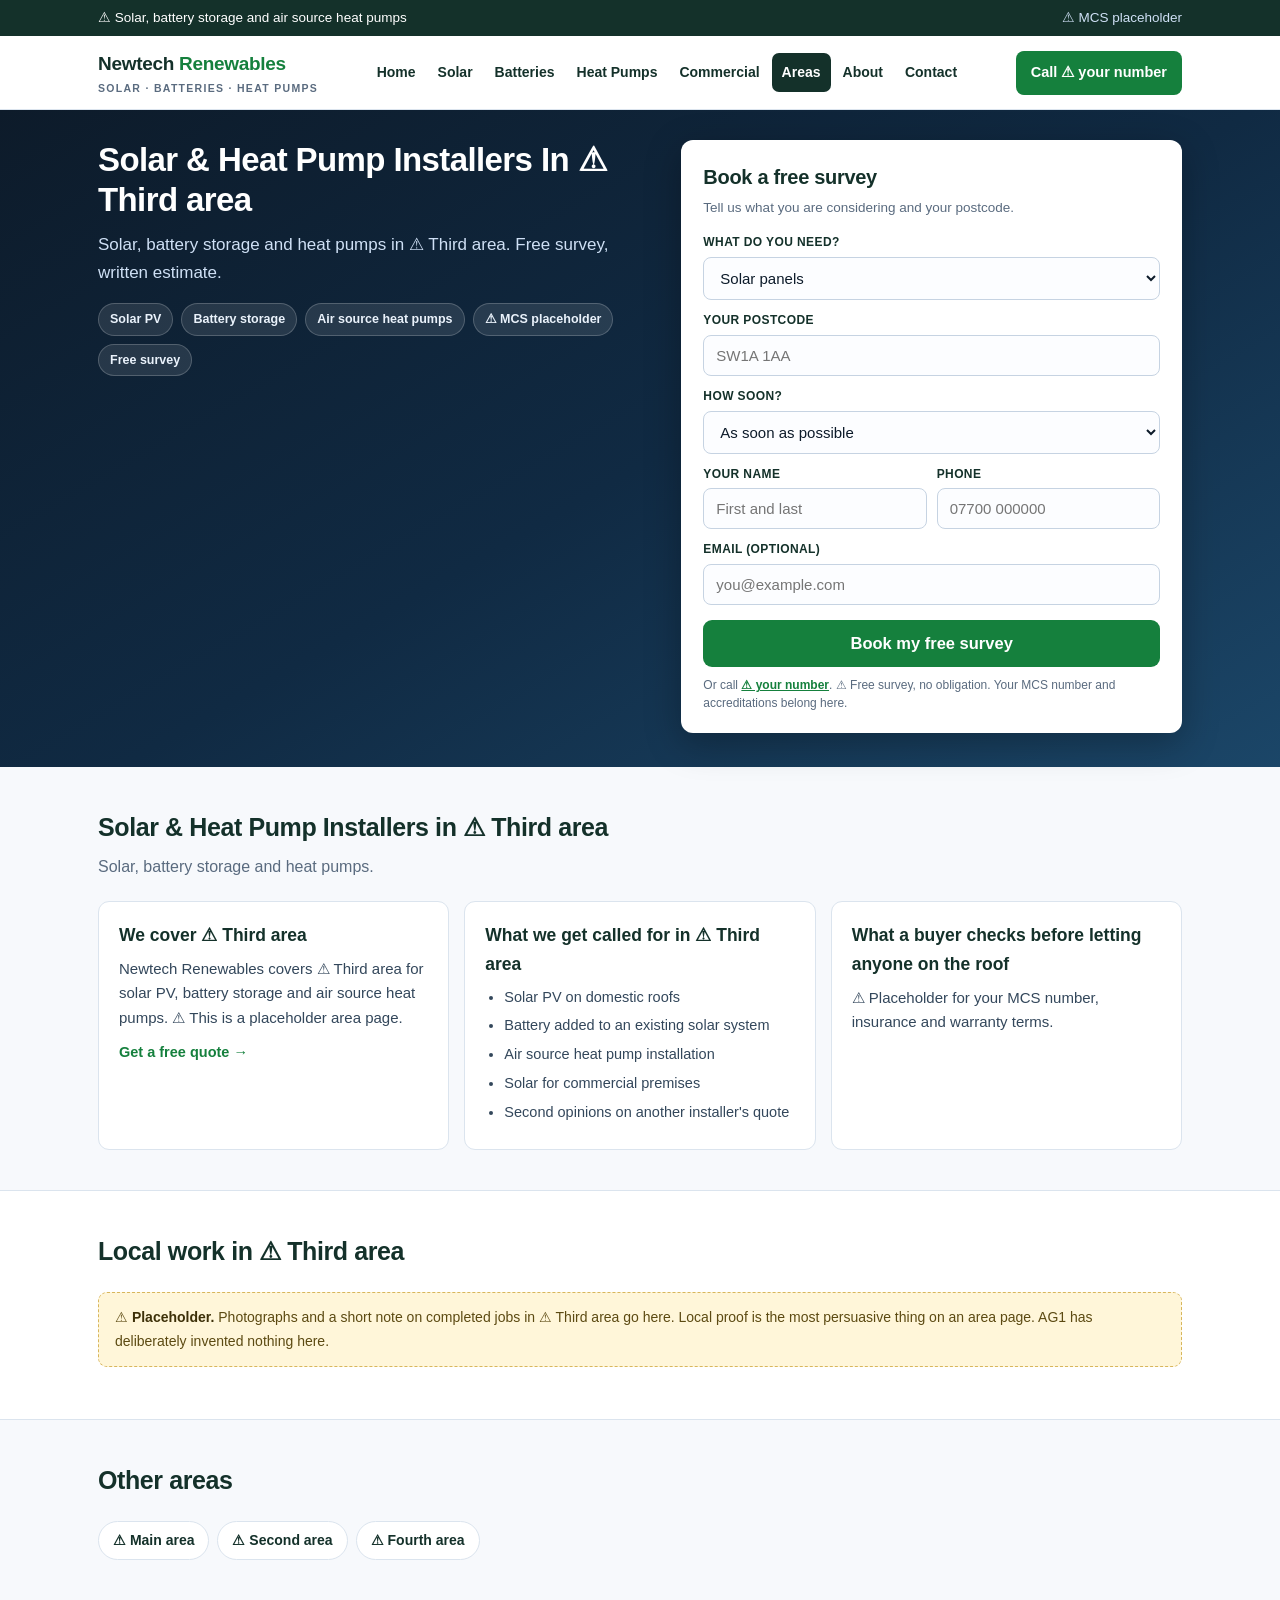
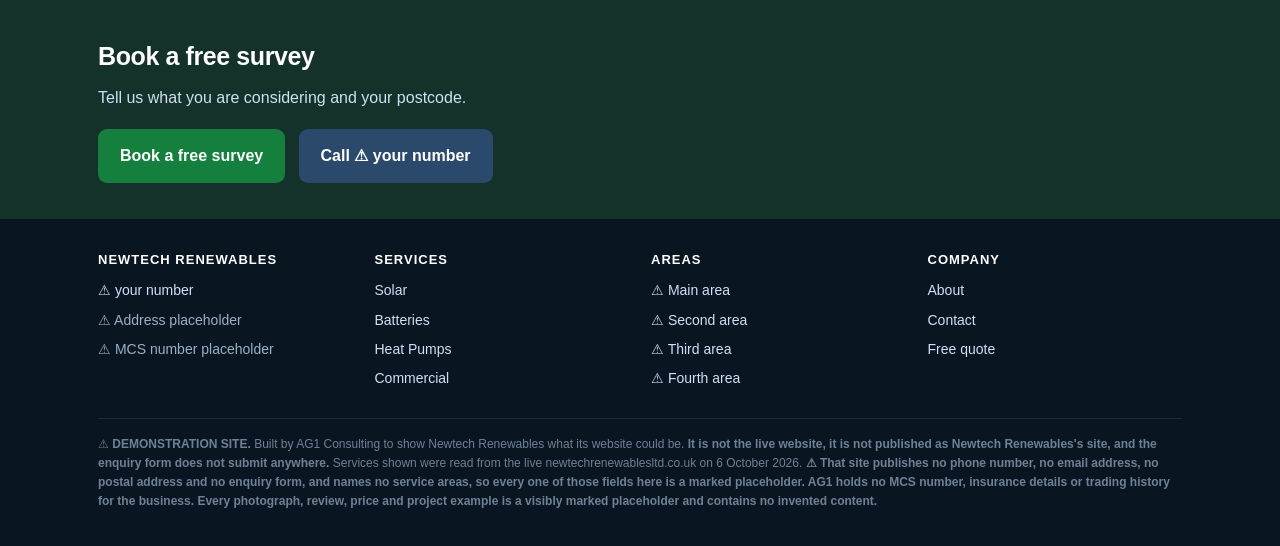
<file: area-placeholder-3.html>
<!doctype html>
<html lang="en"><head><meta charset="utf-8">
<meta name="viewport" content="width=device-width,initial-scale=1">
<meta name="robots" content="noindex,nofollow">
<title>Solar &amp; Heat Pump Installers in &#9888; Third area | Newtech Renewables</title><meta name="description" content="Solar &amp; Heat Pump Installers in &#9888; Third area. Solar PV, battery storage and air source heat pump installation. Free survey and a written">
<link rel="stylesheet" href="styles.css">
<script type="application/ld+json">{"@context":"https://schema.org","@type":"HomeAndConstructionBusiness","name":"Newtech Renewables"}</script></head><body>
<div class="top"><div class="wrap"><span>&#9888; Solar, battery storage and air source heat pumps</span><span class="em">&#9888; MCS placeholder</span></div></div>
<header><div class="wrap">
<a class="logo" href="index.html">Newtech <span>Renewables</span><small>Solar &middot; batteries &middot; heat pumps</small></a>
<nav class="main"><a href="index.html">Home</a><a href="solar.html">Solar</a><a href="battery.html">Batteries</a><a href="heatpumps.html">Heat Pumps</a><a href="commercial.html">Commercial</a><a href="areas.html" class="on">Areas</a><a href="about.html">About</a><a href="contact.html">Contact</a></nav>
<a class="callbtn" href="tel:+440000000000">Call &#9888; your number</a></div></header>
<section class="hero"><div class="wrap"><div class="grid">
<div><h1>Solar &amp; Heat Pump Installers In &#9888; Third area</h1><p class="lede">Solar, battery storage and heat pumps in &#9888; Third area. Free survey, written estimate.</p><div class="badges"><span>Solar PV</span><span>Battery storage</span><span>Air source heat pumps</span><span>&#9888; MCS placeholder</span><span>Free survey</span></div></div>
<div><form class="quote" method="post" action="#" novalidate>
<h2>Book a free survey</h2><div class="sub">Tell us what you are considering and your postcode.</div>
<label for="jt">What do you need?</label>
<select id="jt" name="job_type"><option>Solar panels</option><option>Solar and battery together</option><option>Battery storage only</option><option>Air source heat pump</option><option>Solar for a business</option><option>Not sure - want advice</option><option>Something else</option></select>
<label for="zp">Your postcode</label>
<input id="zp" name="zip" placeholder="SW1A 1AA">
<label for="wh">How soon?</label>
<select id="wh" name="when"><option>As soon as possible</option><option>Next few weeks</option><option>Next few months</option><option>Just researching for now</option></select>
<div class="row"><div><label for="nm">Your name</label>
<input id="nm" name="name" placeholder="First and last"></div>
<div><label for="ph">Phone</label>
<input id="ph" name="phone" inputmode="tel" placeholder="07700 000000"></div></div>
<label for="em">Email (optional)</label><input id="em" name="email" placeholder="you@example.com">
<button type="submit">Book my free survey</button>
<div class="fine">Or call <a href="tel:+440000000000"><b>&#9888; your number</b></a>. &#9888; Free survey, no obligation. Your MCS number and accreditations belong here.</div></form></div></div></div></section>
<section><div class="wrap"><h2 class="sec">Solar &amp; Heat Pump Installers in &#9888; Third area</h2><p class="sub">Solar, battery storage and heat pumps.</p><div class="cards"><div class="c"><h3>We cover &#9888; Third area</h3><p>Newtech Renewables covers &#9888; Third area for solar PV, battery storage and air source heat pumps. &#9888; This is a placeholder area page.</p><p><a href="quote.html">Get a free quote &rarr;</a></p></div><div class="c"><h3>What we get called for in &#9888; Third area</h3><ul><li>Solar PV on domestic roofs</li><li>Battery added to an existing solar system</li><li>Air source heat pump installation</li><li>Solar for commercial premises</li><li>Second opinions on another installer's quote</li></ul></div><div class="c"><h3>What a buyer checks before letting anyone on the roof</h3><p>&#9888; Placeholder for your MCS number, insurance and warranty terms.</p></div></div></div></section><section class="alt"><div class="wrap"><h2 class="sec">Local work in &#9888; Third area</h2><p class="sub"></p><div class="ph">&#9888; <b>Placeholder.</b> Photographs and a short note on completed jobs in &#9888; Third area go here. Local proof is the most persuasive thing on an area page. AG1 has deliberately invented nothing here.</div></div></section><section><div class="wrap"><h2 class="sec">Other areas</h2><p class="sub"></p><div class="areas"><a href="area-placeholder-1.html">&#9888; Main area</a><a href="area-placeholder-2.html">&#9888; Second area</a><a href="area-placeholder-4.html">&#9888; Fourth area</a></div></div></section>
<section class="cta"><div class="wrap"><h2>Book a free survey</h2><p>Tell us what you are considering and your postcode.</p>
<a class="b" href="quote.html">Book a free survey</a> &nbsp;
<a class="b" style="background:#2b4a6b" href="tel:+440000000000">Call &#9888; your number</a></div></section>
<footer><div class="wrap"><div class="g">
<div><h4>Newtech Renewables</h4><ul><li><a href="tel:+440000000000">&#9888; your number</a></li>
<li>&#9888; Address placeholder</li><li>&#9888; MCS number placeholder</li></ul></div>
<div><h4>Services</h4><ul><li><a href="solar.html">Solar</a></li><li><a href="battery.html">Batteries</a></li><li><a href="heatpumps.html">Heat Pumps</a></li><li><a href="commercial.html">Commercial</a></li></ul></div>
<div><h4>Areas</h4><ul><li><a href="area-placeholder-1.html">&#9888; Main area</a></li><li><a href="area-placeholder-2.html">&#9888; Second area</a></li><li><a href="area-placeholder-3.html">&#9888; Third area</a></li><li><a href="area-placeholder-4.html">&#9888; Fourth area</a></li></ul></div>
<div><h4>Company</h4><ul><li><a href="about.html">About</a></li>
<li><a href="contact.html">Contact</a></li><li><a href="quote.html">Free quote</a></li></ul></div>
</div><div class="legal">&#9888; <b>DEMONSTRATION SITE.</b> Built by AG1 Consulting to show
Newtech Renewables what its website could be. <b>It is not the live website, it is not published as
Newtech Renewables's site, and the enquiry form does not submit anywhere.</b> Services shown were read from the live newtechrenewablesltd.co.uk on 6 October 2026. <b>&#9888; That site publishes no phone number, no email address, no postal address and no enquiry form, and names no service areas, so every one of those fields here is a marked placeholder. AG1 holds no MCS number, insurance details or trading history for the business.</b>
<b>Every photograph, review, price and project example is a visibly marked placeholder and
contains no invented content.</b></div></div></footer></body></html>
</file>
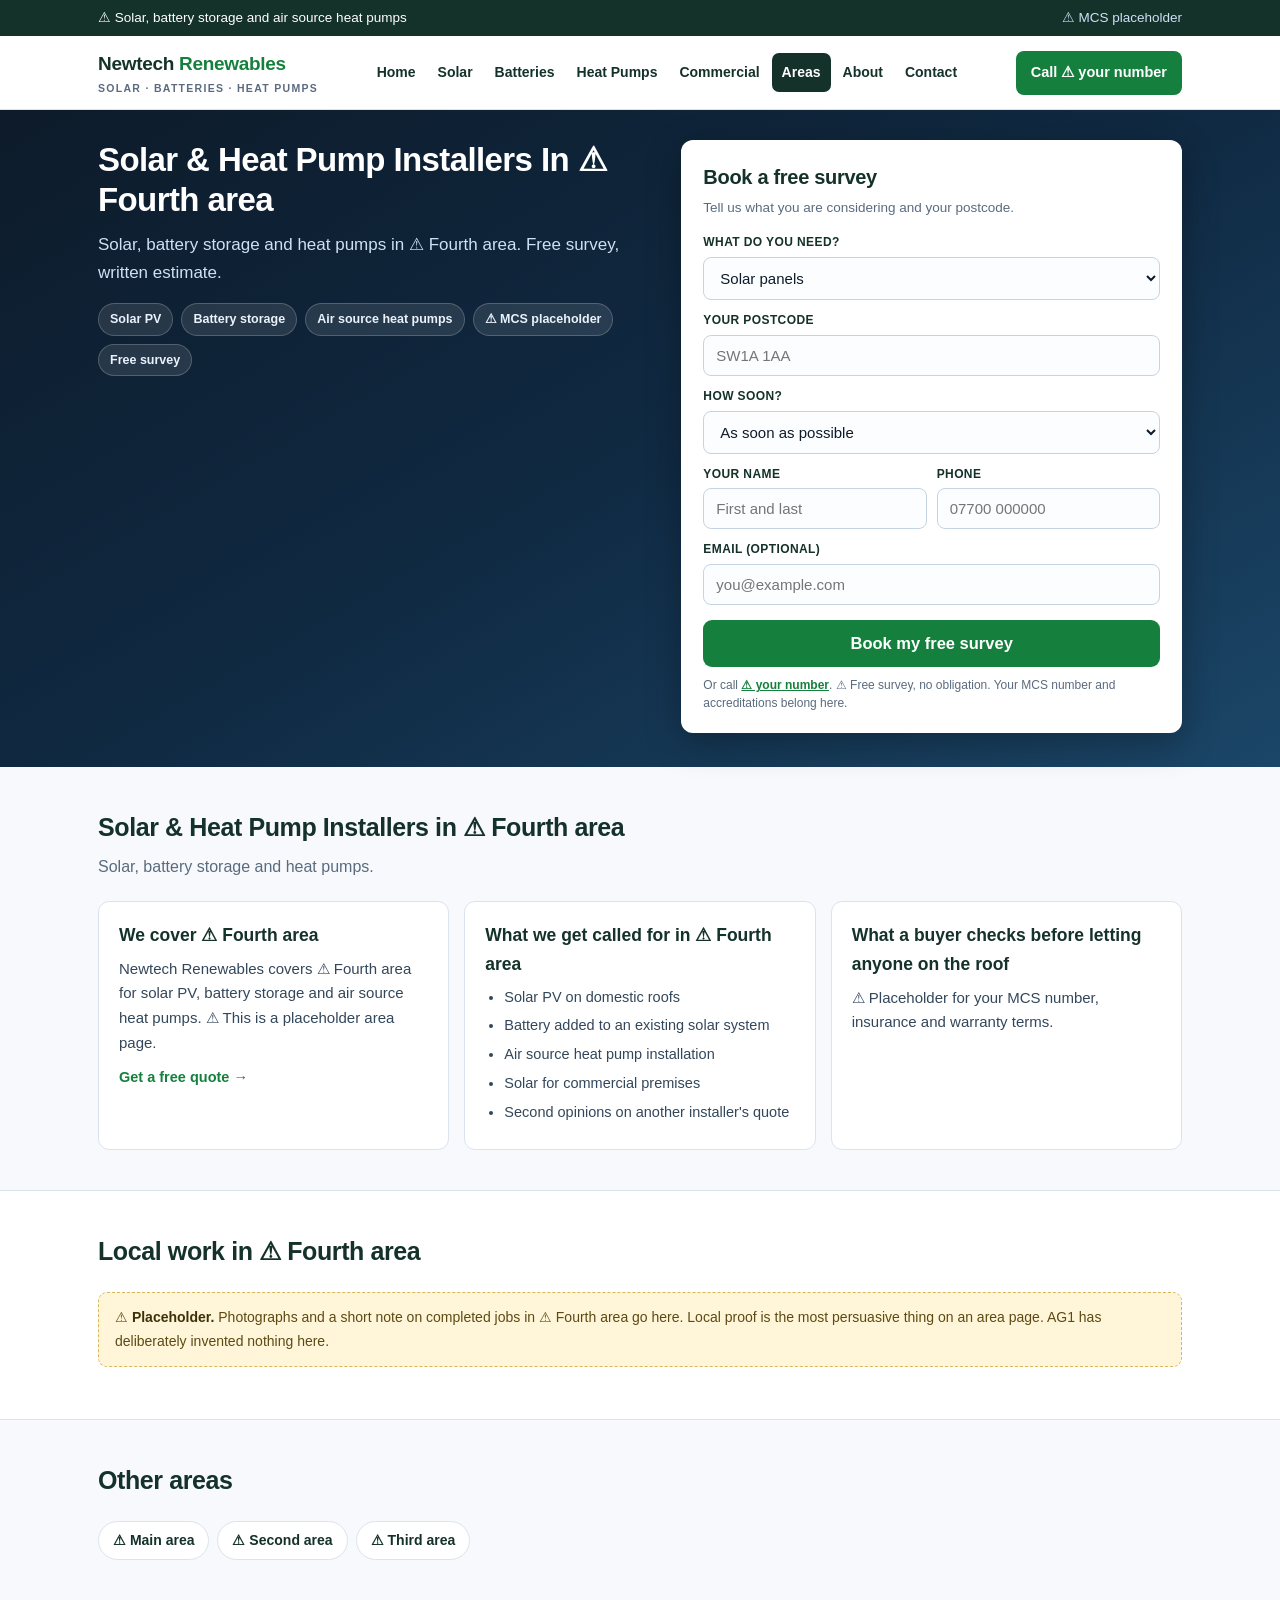
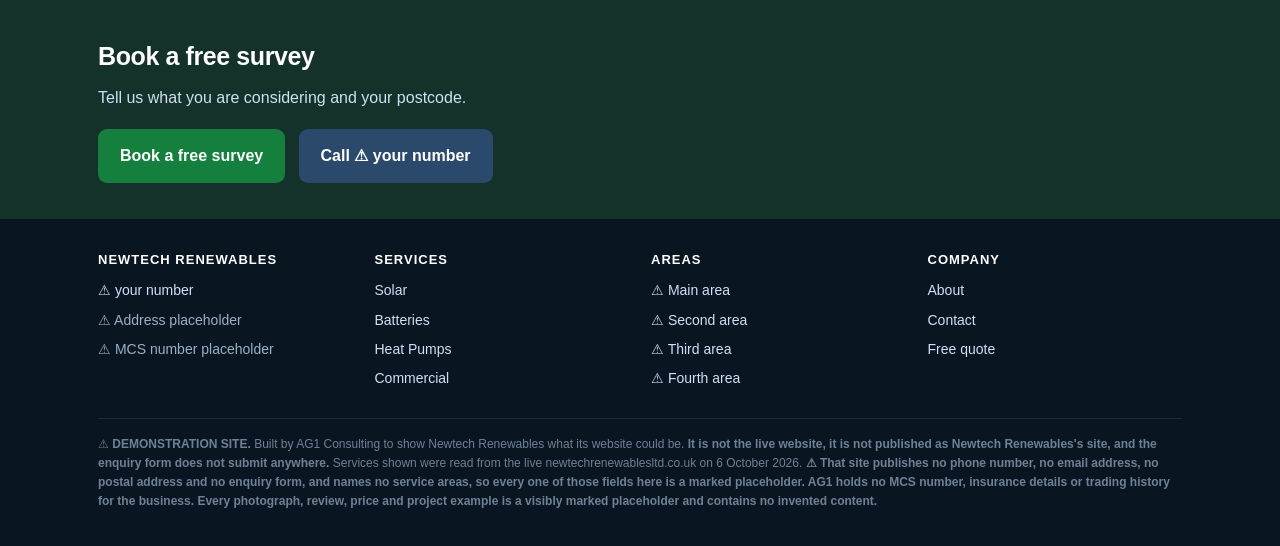
<file: area-placeholder-4.html>
<!doctype html>
<html lang="en"><head><meta charset="utf-8">
<meta name="viewport" content="width=device-width,initial-scale=1">
<meta name="robots" content="noindex,nofollow">
<title>Solar &amp; Heat Pump Installers in &#9888; Fourth area | Newtech Renewables</title><meta name="description" content="Solar &amp; Heat Pump Installers in &#9888; Fourth area. Solar PV, battery storage and air source heat pump installation. Free survey and a written">
<link rel="stylesheet" href="styles.css">
<script type="application/ld+json">{"@context":"https://schema.org","@type":"HomeAndConstructionBusiness","name":"Newtech Renewables"}</script></head><body>
<div class="top"><div class="wrap"><span>&#9888; Solar, battery storage and air source heat pumps</span><span class="em">&#9888; MCS placeholder</span></div></div>
<header><div class="wrap">
<a class="logo" href="index.html">Newtech <span>Renewables</span><small>Solar &middot; batteries &middot; heat pumps</small></a>
<nav class="main"><a href="index.html">Home</a><a href="solar.html">Solar</a><a href="battery.html">Batteries</a><a href="heatpumps.html">Heat Pumps</a><a href="commercial.html">Commercial</a><a href="areas.html" class="on">Areas</a><a href="about.html">About</a><a href="contact.html">Contact</a></nav>
<a class="callbtn" href="tel:+440000000000">Call &#9888; your number</a></div></header>
<section class="hero"><div class="wrap"><div class="grid">
<div><h1>Solar &amp; Heat Pump Installers In &#9888; Fourth area</h1><p class="lede">Solar, battery storage and heat pumps in &#9888; Fourth area. Free survey, written estimate.</p><div class="badges"><span>Solar PV</span><span>Battery storage</span><span>Air source heat pumps</span><span>&#9888; MCS placeholder</span><span>Free survey</span></div></div>
<div><form class="quote" method="post" action="#" novalidate>
<h2>Book a free survey</h2><div class="sub">Tell us what you are considering and your postcode.</div>
<label for="jt">What do you need?</label>
<select id="jt" name="job_type"><option>Solar panels</option><option>Solar and battery together</option><option>Battery storage only</option><option>Air source heat pump</option><option>Solar for a business</option><option>Not sure - want advice</option><option>Something else</option></select>
<label for="zp">Your postcode</label>
<input id="zp" name="zip" placeholder="SW1A 1AA">
<label for="wh">How soon?</label>
<select id="wh" name="when"><option>As soon as possible</option><option>Next few weeks</option><option>Next few months</option><option>Just researching for now</option></select>
<div class="row"><div><label for="nm">Your name</label>
<input id="nm" name="name" placeholder="First and last"></div>
<div><label for="ph">Phone</label>
<input id="ph" name="phone" inputmode="tel" placeholder="07700 000000"></div></div>
<label for="em">Email (optional)</label><input id="em" name="email" placeholder="you@example.com">
<button type="submit">Book my free survey</button>
<div class="fine">Or call <a href="tel:+440000000000"><b>&#9888; your number</b></a>. &#9888; Free survey, no obligation. Your MCS number and accreditations belong here.</div></form></div></div></div></section>
<section><div class="wrap"><h2 class="sec">Solar &amp; Heat Pump Installers in &#9888; Fourth area</h2><p class="sub">Solar, battery storage and heat pumps.</p><div class="cards"><div class="c"><h3>We cover &#9888; Fourth area</h3><p>Newtech Renewables covers &#9888; Fourth area for solar PV, battery storage and air source heat pumps. &#9888; This is a placeholder area page.</p><p><a href="quote.html">Get a free quote &rarr;</a></p></div><div class="c"><h3>What we get called for in &#9888; Fourth area</h3><ul><li>Solar PV on domestic roofs</li><li>Battery added to an existing solar system</li><li>Air source heat pump installation</li><li>Solar for commercial premises</li><li>Second opinions on another installer's quote</li></ul></div><div class="c"><h3>What a buyer checks before letting anyone on the roof</h3><p>&#9888; Placeholder for your MCS number, insurance and warranty terms.</p></div></div></div></section><section class="alt"><div class="wrap"><h2 class="sec">Local work in &#9888; Fourth area</h2><p class="sub"></p><div class="ph">&#9888; <b>Placeholder.</b> Photographs and a short note on completed jobs in &#9888; Fourth area go here. Local proof is the most persuasive thing on an area page. AG1 has deliberately invented nothing here.</div></div></section><section><div class="wrap"><h2 class="sec">Other areas</h2><p class="sub"></p><div class="areas"><a href="area-placeholder-1.html">&#9888; Main area</a><a href="area-placeholder-2.html">&#9888; Second area</a><a href="area-placeholder-3.html">&#9888; Third area</a></div></div></section>
<section class="cta"><div class="wrap"><h2>Book a free survey</h2><p>Tell us what you are considering and your postcode.</p>
<a class="b" href="quote.html">Book a free survey</a> &nbsp;
<a class="b" style="background:#2b4a6b" href="tel:+440000000000">Call &#9888; your number</a></div></section>
<footer><div class="wrap"><div class="g">
<div><h4>Newtech Renewables</h4><ul><li><a href="tel:+440000000000">&#9888; your number</a></li>
<li>&#9888; Address placeholder</li><li>&#9888; MCS number placeholder</li></ul></div>
<div><h4>Services</h4><ul><li><a href="solar.html">Solar</a></li><li><a href="battery.html">Batteries</a></li><li><a href="heatpumps.html">Heat Pumps</a></li><li><a href="commercial.html">Commercial</a></li></ul></div>
<div><h4>Areas</h4><ul><li><a href="area-placeholder-1.html">&#9888; Main area</a></li><li><a href="area-placeholder-2.html">&#9888; Second area</a></li><li><a href="area-placeholder-3.html">&#9888; Third area</a></li><li><a href="area-placeholder-4.html">&#9888; Fourth area</a></li></ul></div>
<div><h4>Company</h4><ul><li><a href="about.html">About</a></li>
<li><a href="contact.html">Contact</a></li><li><a href="quote.html">Free quote</a></li></ul></div>
</div><div class="legal">&#9888; <b>DEMONSTRATION SITE.</b> Built by AG1 Consulting to show
Newtech Renewables what its website could be. <b>It is not the live website, it is not published as
Newtech Renewables's site, and the enquiry form does not submit anywhere.</b> Services shown were read from the live newtechrenewablesltd.co.uk on 6 October 2026. <b>&#9888; That site publishes no phone number, no email address, no postal address and no enquiry form, and names no service areas, so every one of those fields here is a marked placeholder. AG1 holds no MCS number, insurance details or trading history for the business.</b>
<b>Every photograph, review, price and project example is a visibly marked placeholder and
contains no invented content.</b></div></div></footer></body></html>
</file>
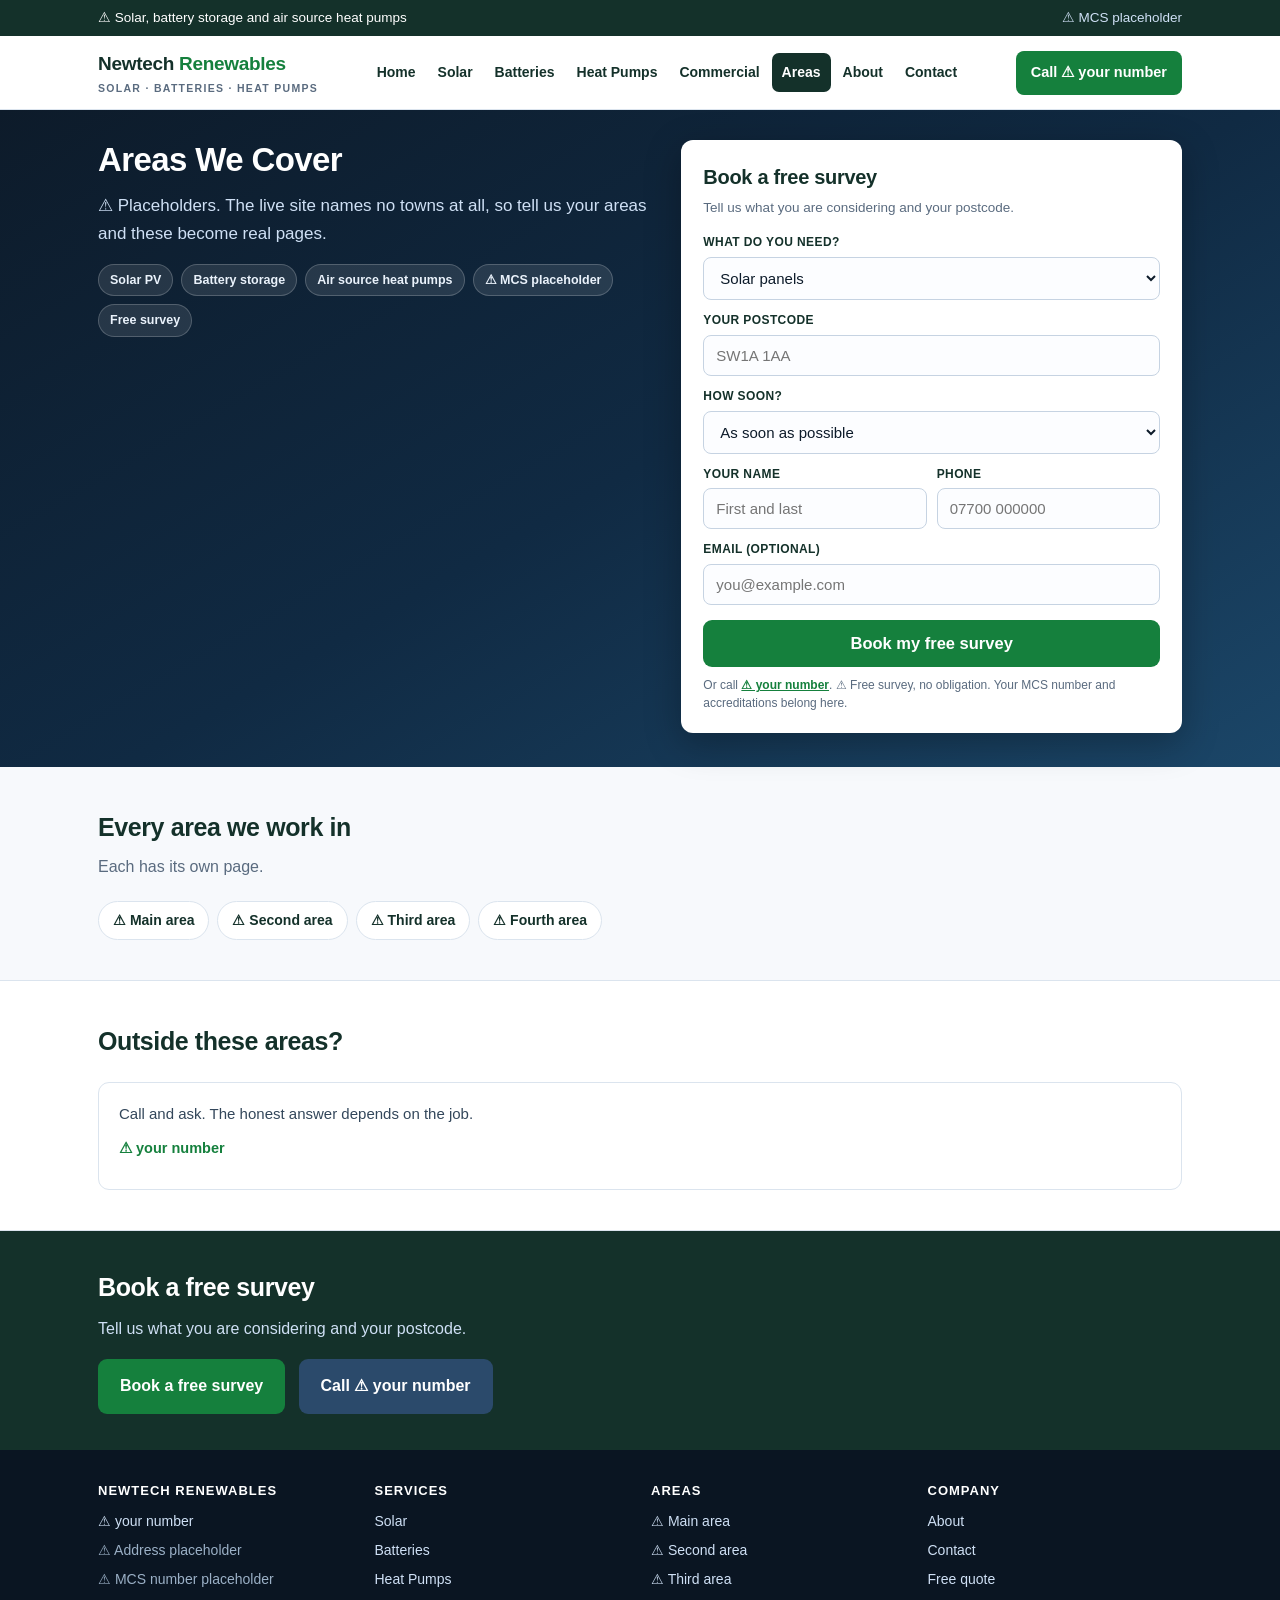
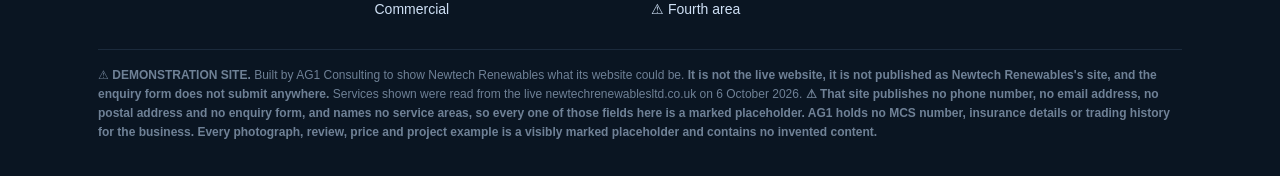
<file: areas.html>
<!doctype html>
<html lang="en"><head><meta charset="utf-8">
<meta name="viewport" content="width=device-width,initial-scale=1">
<meta name="robots" content="noindex,nofollow">
<title>Areas We Cover | Newtech Renewables</title><meta name="description" content="&#9888; Placeholders. The live site names no towns at all, so tell us your areas and these become real pages.">
<link rel="stylesheet" href="styles.css">
<script type="application/ld+json">{"@context":"https://schema.org","@type":"HomeAndConstructionBusiness","name":"Newtech Renewables"}</script></head><body>
<div class="top"><div class="wrap"><span>&#9888; Solar, battery storage and air source heat pumps</span><span class="em">&#9888; MCS placeholder</span></div></div>
<header><div class="wrap">
<a class="logo" href="index.html">Newtech <span>Renewables</span><small>Solar &middot; batteries &middot; heat pumps</small></a>
<nav class="main"><a href="index.html">Home</a><a href="solar.html">Solar</a><a href="battery.html">Batteries</a><a href="heatpumps.html">Heat Pumps</a><a href="commercial.html">Commercial</a><a href="areas.html" class="on">Areas</a><a href="about.html">About</a><a href="contact.html">Contact</a></nav>
<a class="callbtn" href="tel:+440000000000">Call &#9888; your number</a></div></header>
<section class="hero"><div class="wrap"><div class="grid">
<div><h1>Areas We Cover</h1><p class="lede">&#9888; Placeholders. The live site names no towns at all, so tell us your areas and these become real pages.</p><div class="badges"><span>Solar PV</span><span>Battery storage</span><span>Air source heat pumps</span><span>&#9888; MCS placeholder</span><span>Free survey</span></div></div>
<div><form class="quote" method="post" action="#" novalidate>
<h2>Book a free survey</h2><div class="sub">Tell us what you are considering and your postcode.</div>
<label for="jt">What do you need?</label>
<select id="jt" name="job_type"><option>Solar panels</option><option>Solar and battery together</option><option>Battery storage only</option><option>Air source heat pump</option><option>Solar for a business</option><option>Not sure - want advice</option><option>Something else</option></select>
<label for="zp">Your postcode</label>
<input id="zp" name="zip" placeholder="SW1A 1AA">
<label for="wh">How soon?</label>
<select id="wh" name="when"><option>As soon as possible</option><option>Next few weeks</option><option>Next few months</option><option>Just researching for now</option></select>
<div class="row"><div><label for="nm">Your name</label>
<input id="nm" name="name" placeholder="First and last"></div>
<div><label for="ph">Phone</label>
<input id="ph" name="phone" inputmode="tel" placeholder="07700 000000"></div></div>
<label for="em">Email (optional)</label><input id="em" name="email" placeholder="you@example.com">
<button type="submit">Book my free survey</button>
<div class="fine">Or call <a href="tel:+440000000000"><b>&#9888; your number</b></a>. &#9888; Free survey, no obligation. Your MCS number and accreditations belong here.</div></form></div></div></div></section>
<section><div class="wrap"><h2 class="sec">Every area we work in</h2><p class="sub">Each has its own page.</p><div class="areas"><a href="area-placeholder-1.html">&#9888; Main area</a><a href="area-placeholder-2.html">&#9888; Second area</a><a href="area-placeholder-3.html">&#9888; Third area</a><a href="area-placeholder-4.html">&#9888; Fourth area</a></div></div></section><section class="alt"><div class="wrap"><h2 class="sec">Outside these areas?</h2><p class="sub"></p><div class="c"><p>Call and ask. The honest answer depends on the job.</p><p><a href="tel:+440000000000">&#9888; your number</a></p></div></div></section>
<section class="cta"><div class="wrap"><h2>Book a free survey</h2><p>Tell us what you are considering and your postcode.</p>
<a class="b" href="quote.html">Book a free survey</a> &nbsp;
<a class="b" style="background:#2b4a6b" href="tel:+440000000000">Call &#9888; your number</a></div></section>
<footer><div class="wrap"><div class="g">
<div><h4>Newtech Renewables</h4><ul><li><a href="tel:+440000000000">&#9888; your number</a></li>
<li>&#9888; Address placeholder</li><li>&#9888; MCS number placeholder</li></ul></div>
<div><h4>Services</h4><ul><li><a href="solar.html">Solar</a></li><li><a href="battery.html">Batteries</a></li><li><a href="heatpumps.html">Heat Pumps</a></li><li><a href="commercial.html">Commercial</a></li></ul></div>
<div><h4>Areas</h4><ul><li><a href="area-placeholder-1.html">&#9888; Main area</a></li><li><a href="area-placeholder-2.html">&#9888; Second area</a></li><li><a href="area-placeholder-3.html">&#9888; Third area</a></li><li><a href="area-placeholder-4.html">&#9888; Fourth area</a></li></ul></div>
<div><h4>Company</h4><ul><li><a href="about.html">About</a></li>
<li><a href="contact.html">Contact</a></li><li><a href="quote.html">Free quote</a></li></ul></div>
</div><div class="legal">&#9888; <b>DEMONSTRATION SITE.</b> Built by AG1 Consulting to show
Newtech Renewables what its website could be. <b>It is not the live website, it is not published as
Newtech Renewables's site, and the enquiry form does not submit anywhere.</b> Services shown were read from the live newtechrenewablesltd.co.uk on 6 October 2026. <b>&#9888; That site publishes no phone number, no email address, no postal address and no enquiry form, and names no service areas, so every one of those fields here is a marked placeholder. AG1 holds no MCS number, insurance details or trading history for the business.</b>
<b>Every photograph, review, price and project example is a visibly marked placeholder and
contains no invented content.</b></div></div></footer></body></html>
</file>
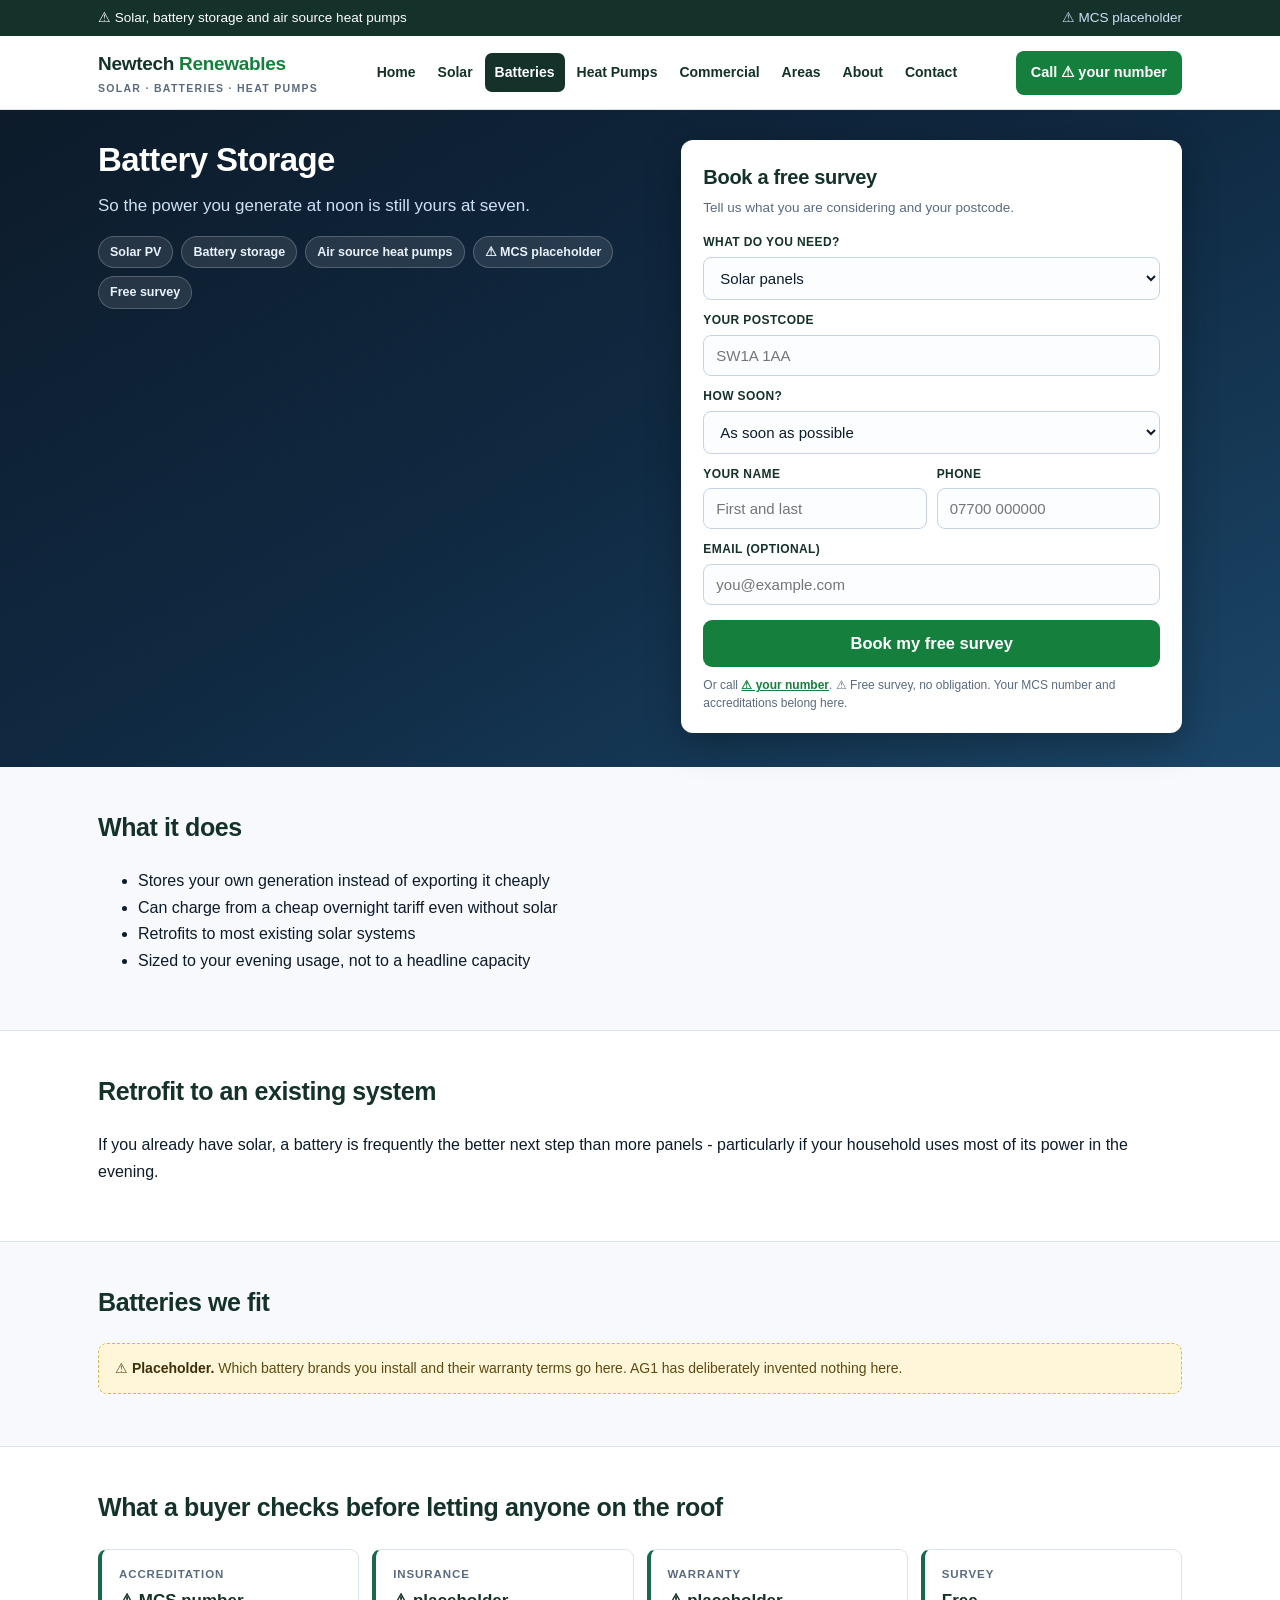
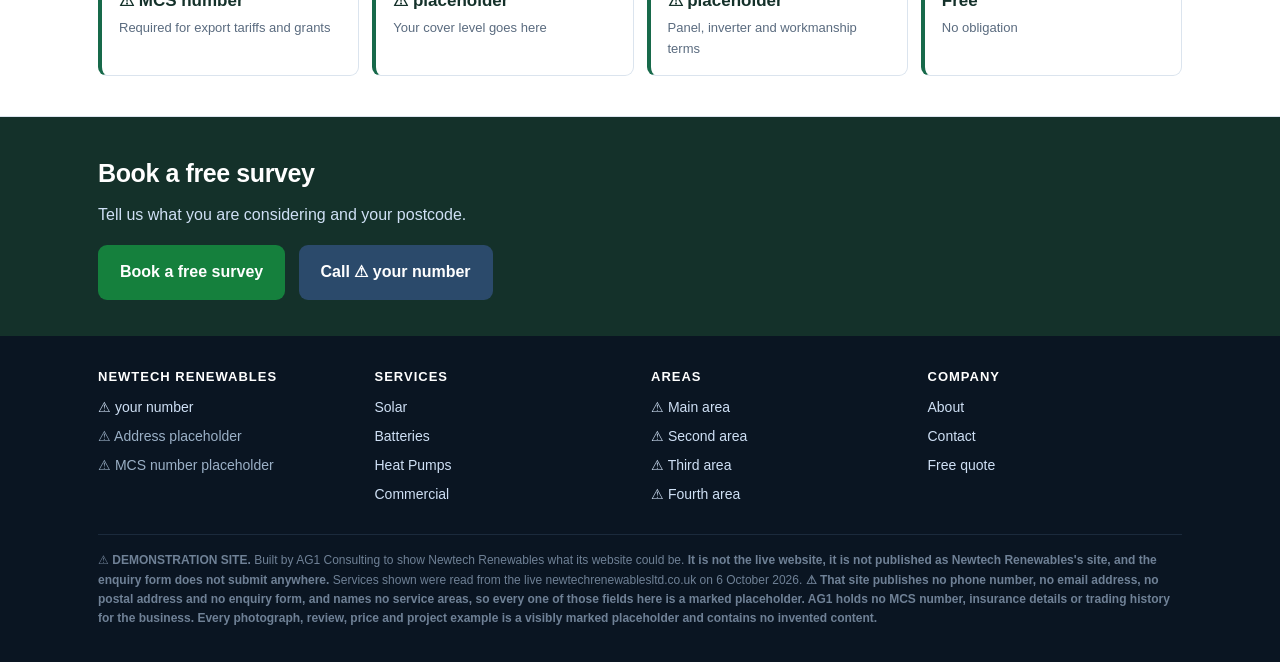
<file: battery.html>
<!doctype html>
<html lang="en"><head><meta charset="utf-8">
<meta name="viewport" content="width=device-width,initial-scale=1">
<meta name="robots" content="noindex,nofollow">
<title>Battery Storage Installation | Newtech Renewables</title><meta name="description" content="Battery storage added to new or existing solar systems.">
<link rel="stylesheet" href="styles.css">
<script type="application/ld+json">{"@context":"https://schema.org","@type":"HomeAndConstructionBusiness","name":"Newtech Renewables"}</script></head><body>
<div class="top"><div class="wrap"><span>&#9888; Solar, battery storage and air source heat pumps</span><span class="em">&#9888; MCS placeholder</span></div></div>
<header><div class="wrap">
<a class="logo" href="index.html">Newtech <span>Renewables</span><small>Solar &middot; batteries &middot; heat pumps</small></a>
<nav class="main"><a href="index.html">Home</a><a href="solar.html">Solar</a><a href="battery.html" class="on">Batteries</a><a href="heatpumps.html">Heat Pumps</a><a href="commercial.html">Commercial</a><a href="areas.html">Areas</a><a href="about.html">About</a><a href="contact.html">Contact</a></nav>
<a class="callbtn" href="tel:+440000000000">Call &#9888; your number</a></div></header>
<section class="hero"><div class="wrap"><div class="grid">
<div><h1>Battery Storage</h1><p class="lede">So the power you generate at noon is still yours at seven.</p><div class="badges"><span>Solar PV</span><span>Battery storage</span><span>Air source heat pumps</span><span>&#9888; MCS placeholder</span><span>Free survey</span></div></div>
<div><form class="quote" method="post" action="#" novalidate>
<h2>Book a free survey</h2><div class="sub">Tell us what you are considering and your postcode.</div>
<label for="jt">What do you need?</label>
<select id="jt" name="job_type"><option>Solar panels</option><option>Solar and battery together</option><option>Battery storage only</option><option>Air source heat pump</option><option>Solar for a business</option><option>Not sure - want advice</option><option>Something else</option></select>
<label for="zp">Your postcode</label>
<input id="zp" name="zip" placeholder="SW1A 1AA">
<label for="wh">How soon?</label>
<select id="wh" name="when"><option>As soon as possible</option><option>Next few weeks</option><option>Next few months</option><option>Just researching for now</option></select>
<div class="row"><div><label for="nm">Your name</label>
<input id="nm" name="name" placeholder="First and last"></div>
<div><label for="ph">Phone</label>
<input id="ph" name="phone" inputmode="tel" placeholder="07700 000000"></div></div>
<label for="em">Email (optional)</label><input id="em" name="email" placeholder="you@example.com">
<button type="submit">Book my free survey</button>
<div class="fine">Or call <a href="tel:+440000000000"><b>&#9888; your number</b></a>. &#9888; Free survey, no obligation. Your MCS number and accreditations belong here.</div></form></div></div></div></section>
<section><div class="wrap"><h2 class="sec">What it does</h2><p class="sub"></p><ul><li>Stores your own generation instead of exporting it cheaply</li><li>Can charge from a cheap overnight tariff even without solar</li><li>Retrofits to most existing solar systems</li><li>Sized to your evening usage, not to a headline capacity</li></ul></div></section><section class="alt"><div class="wrap"><h2 class="sec">Retrofit to an existing system</h2><p class="sub"></p><p>If you already have solar, a battery is frequently the better next step than more panels - particularly if your household uses most of its power in the evening.</p></div></section><section><div class="wrap"><h2 class="sec">Batteries we fit</h2><p class="sub"></p><div class="ph">&#9888; <b>Placeholder.</b> Which battery brands you install and their warranty terms go here. AG1 has deliberately invented nothing here.</div></div></section><section class="alt"><div class="wrap"><h2 class="sec">What a buyer checks before letting anyone on the roof</h2><p class="sub"></p><div class="trust"><div class="tr"><div class="k">Accreditation</div><div class="v">&#9888; MCS number</div><div class="s">Required for export tariffs and grants</div></div><div class="tr"><div class="k">Insurance</div><div class="v">&#9888; placeholder</div><div class="s">Your cover level goes here</div></div><div class="tr"><div class="k">Warranty</div><div class="v">&#9888; placeholder</div><div class="s">Panel, inverter and workmanship terms</div></div><div class="tr"><div class="k">Survey</div><div class="v">Free</div><div class="s">No obligation</div></div></div></div></section>
<section class="cta"><div class="wrap"><h2>Book a free survey</h2><p>Tell us what you are considering and your postcode.</p>
<a class="b" href="quote.html">Book a free survey</a> &nbsp;
<a class="b" style="background:#2b4a6b" href="tel:+440000000000">Call &#9888; your number</a></div></section>
<footer><div class="wrap"><div class="g">
<div><h4>Newtech Renewables</h4><ul><li><a href="tel:+440000000000">&#9888; your number</a></li>
<li>&#9888; Address placeholder</li><li>&#9888; MCS number placeholder</li></ul></div>
<div><h4>Services</h4><ul><li><a href="solar.html">Solar</a></li><li><a href="battery.html">Batteries</a></li><li><a href="heatpumps.html">Heat Pumps</a></li><li><a href="commercial.html">Commercial</a></li></ul></div>
<div><h4>Areas</h4><ul><li><a href="area-placeholder-1.html">&#9888; Main area</a></li><li><a href="area-placeholder-2.html">&#9888; Second area</a></li><li><a href="area-placeholder-3.html">&#9888; Third area</a></li><li><a href="area-placeholder-4.html">&#9888; Fourth area</a></li></ul></div>
<div><h4>Company</h4><ul><li><a href="about.html">About</a></li>
<li><a href="contact.html">Contact</a></li><li><a href="quote.html">Free quote</a></li></ul></div>
</div><div class="legal">&#9888; <b>DEMONSTRATION SITE.</b> Built by AG1 Consulting to show
Newtech Renewables what its website could be. <b>It is not the live website, it is not published as
Newtech Renewables's site, and the enquiry form does not submit anywhere.</b> Services shown were read from the live newtechrenewablesltd.co.uk on 6 October 2026. <b>&#9888; That site publishes no phone number, no email address, no postal address and no enquiry form, and names no service areas, so every one of those fields here is a marked placeholder. AG1 holds no MCS number, insurance details or trading history for the business.</b>
<b>Every photograph, review, price and project example is a visibly marked placeholder and
contains no invented content.</b></div></div></footer></body></html>
</file>
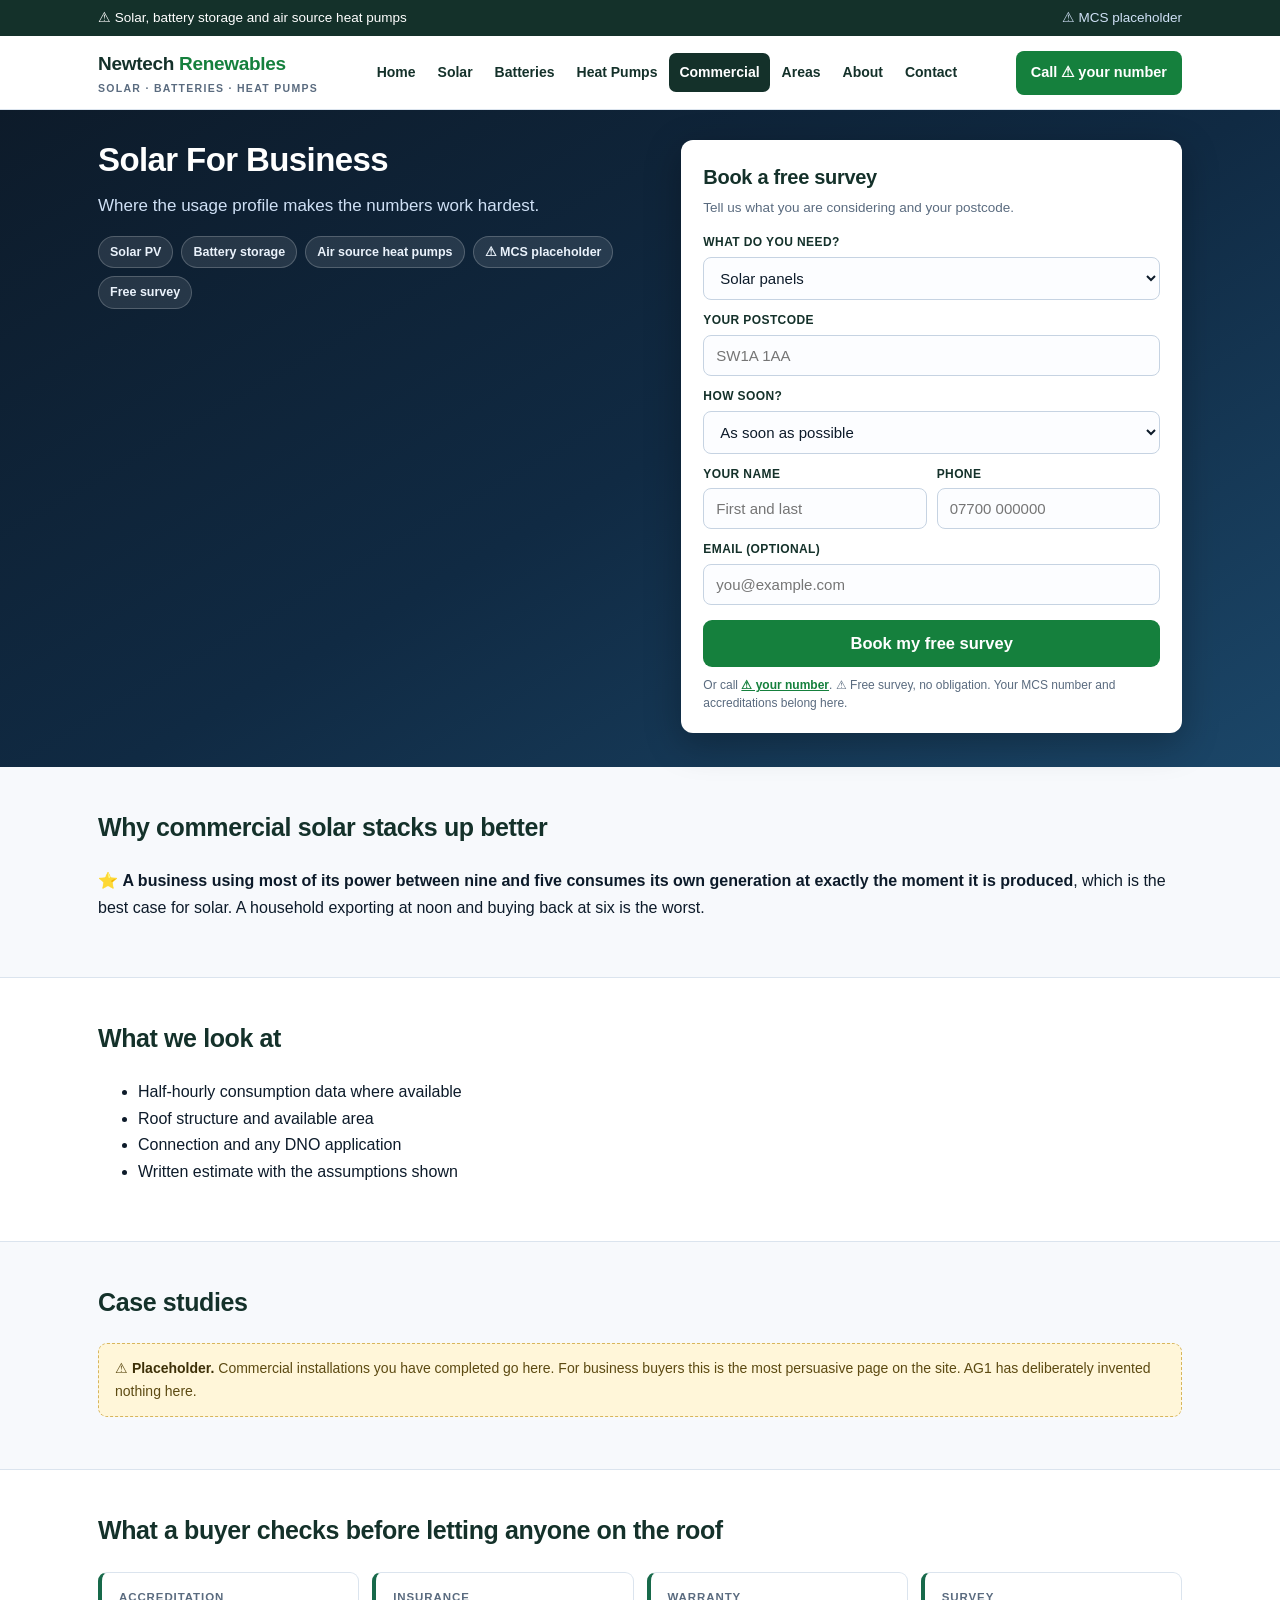
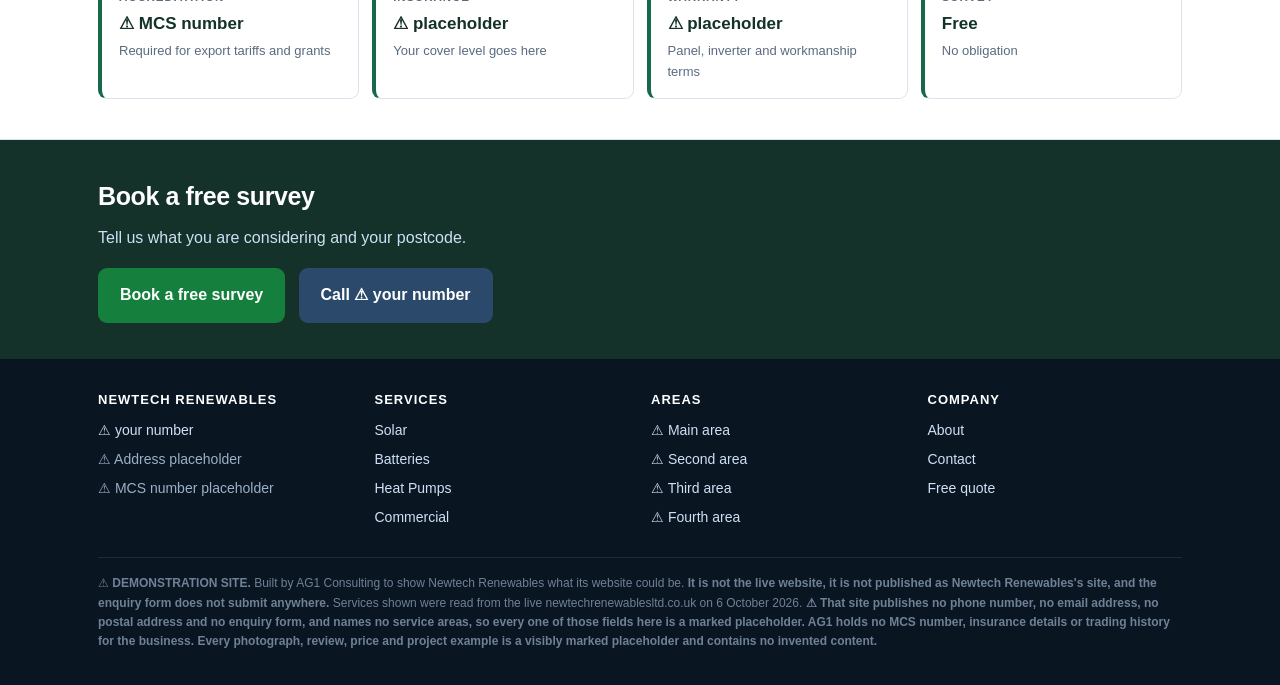
<file: commercial.html>
<!doctype html>
<html lang="en"><head><meta charset="utf-8">
<meta name="viewport" content="width=device-width,initial-scale=1">
<meta name="robots" content="noindex,nofollow">
<title>Commercial Solar Installation | Newtech Renewables</title><meta name="description" content="Solar PV for commercial premises, where daytime usage makes the arithmetic strongest.">
<link rel="stylesheet" href="styles.css">
<script type="application/ld+json">{"@context":"https://schema.org","@type":"HomeAndConstructionBusiness","name":"Newtech Renewables"}</script></head><body>
<div class="top"><div class="wrap"><span>&#9888; Solar, battery storage and air source heat pumps</span><span class="em">&#9888; MCS placeholder</span></div></div>
<header><div class="wrap">
<a class="logo" href="index.html">Newtech <span>Renewables</span><small>Solar &middot; batteries &middot; heat pumps</small></a>
<nav class="main"><a href="index.html">Home</a><a href="solar.html">Solar</a><a href="battery.html">Batteries</a><a href="heatpumps.html">Heat Pumps</a><a href="commercial.html" class="on">Commercial</a><a href="areas.html">Areas</a><a href="about.html">About</a><a href="contact.html">Contact</a></nav>
<a class="callbtn" href="tel:+440000000000">Call &#9888; your number</a></div></header>
<section class="hero"><div class="wrap"><div class="grid">
<div><h1>Solar For Business</h1><p class="lede">Where the usage profile makes the numbers work hardest.</p><div class="badges"><span>Solar PV</span><span>Battery storage</span><span>Air source heat pumps</span><span>&#9888; MCS placeholder</span><span>Free survey</span></div></div>
<div><form class="quote" method="post" action="#" novalidate>
<h2>Book a free survey</h2><div class="sub">Tell us what you are considering and your postcode.</div>
<label for="jt">What do you need?</label>
<select id="jt" name="job_type"><option>Solar panels</option><option>Solar and battery together</option><option>Battery storage only</option><option>Air source heat pump</option><option>Solar for a business</option><option>Not sure - want advice</option><option>Something else</option></select>
<label for="zp">Your postcode</label>
<input id="zp" name="zip" placeholder="SW1A 1AA">
<label for="wh">How soon?</label>
<select id="wh" name="when"><option>As soon as possible</option><option>Next few weeks</option><option>Next few months</option><option>Just researching for now</option></select>
<div class="row"><div><label for="nm">Your name</label>
<input id="nm" name="name" placeholder="First and last"></div>
<div><label for="ph">Phone</label>
<input id="ph" name="phone" inputmode="tel" placeholder="07700 000000"></div></div>
<label for="em">Email (optional)</label><input id="em" name="email" placeholder="you@example.com">
<button type="submit">Book my free survey</button>
<div class="fine">Or call <a href="tel:+440000000000"><b>&#9888; your number</b></a>. &#9888; Free survey, no obligation. Your MCS number and accreditations belong here.</div></form></div></div></div></section>
<section><div class="wrap"><h2 class="sec">Why commercial solar stacks up better</h2><p class="sub"></p><p>&#11088; <b>A business using most of its power between nine and five consumes its own generation at exactly the moment it is produced</b>, which is the best case for solar. A household exporting at noon and buying back at six is the worst.</p></div></section><section class="alt"><div class="wrap"><h2 class="sec">What we look at</h2><p class="sub"></p><ul><li>Half-hourly consumption data where available</li><li>Roof structure and available area</li><li>Connection and any DNO application</li><li>Written estimate with the assumptions shown</li></ul></div></section><section><div class="wrap"><h2 class="sec">Case studies</h2><p class="sub"></p><div class="ph">&#9888; <b>Placeholder.</b> Commercial installations you have completed go here. For business buyers this is the most persuasive page on the site. AG1 has deliberately invented nothing here.</div></div></section><section class="alt"><div class="wrap"><h2 class="sec">What a buyer checks before letting anyone on the roof</h2><p class="sub"></p><div class="trust"><div class="tr"><div class="k">Accreditation</div><div class="v">&#9888; MCS number</div><div class="s">Required for export tariffs and grants</div></div><div class="tr"><div class="k">Insurance</div><div class="v">&#9888; placeholder</div><div class="s">Your cover level goes here</div></div><div class="tr"><div class="k">Warranty</div><div class="v">&#9888; placeholder</div><div class="s">Panel, inverter and workmanship terms</div></div><div class="tr"><div class="k">Survey</div><div class="v">Free</div><div class="s">No obligation</div></div></div></div></section>
<section class="cta"><div class="wrap"><h2>Book a free survey</h2><p>Tell us what you are considering and your postcode.</p>
<a class="b" href="quote.html">Book a free survey</a> &nbsp;
<a class="b" style="background:#2b4a6b" href="tel:+440000000000">Call &#9888; your number</a></div></section>
<footer><div class="wrap"><div class="g">
<div><h4>Newtech Renewables</h4><ul><li><a href="tel:+440000000000">&#9888; your number</a></li>
<li>&#9888; Address placeholder</li><li>&#9888; MCS number placeholder</li></ul></div>
<div><h4>Services</h4><ul><li><a href="solar.html">Solar</a></li><li><a href="battery.html">Batteries</a></li><li><a href="heatpumps.html">Heat Pumps</a></li><li><a href="commercial.html">Commercial</a></li></ul></div>
<div><h4>Areas</h4><ul><li><a href="area-placeholder-1.html">&#9888; Main area</a></li><li><a href="area-placeholder-2.html">&#9888; Second area</a></li><li><a href="area-placeholder-3.html">&#9888; Third area</a></li><li><a href="area-placeholder-4.html">&#9888; Fourth area</a></li></ul></div>
<div><h4>Company</h4><ul><li><a href="about.html">About</a></li>
<li><a href="contact.html">Contact</a></li><li><a href="quote.html">Free quote</a></li></ul></div>
</div><div class="legal">&#9888; <b>DEMONSTRATION SITE.</b> Built by AG1 Consulting to show
Newtech Renewables what its website could be. <b>It is not the live website, it is not published as
Newtech Renewables's site, and the enquiry form does not submit anywhere.</b> Services shown were read from the live newtechrenewablesltd.co.uk on 6 October 2026. <b>&#9888; That site publishes no phone number, no email address, no postal address and no enquiry form, and names no service areas, so every one of those fields here is a marked placeholder. AG1 holds no MCS number, insurance details or trading history for the business.</b>
<b>Every photograph, review, price and project example is a visibly marked placeholder and
contains no invented content.</b></div></div></footer></body></html>
</file>
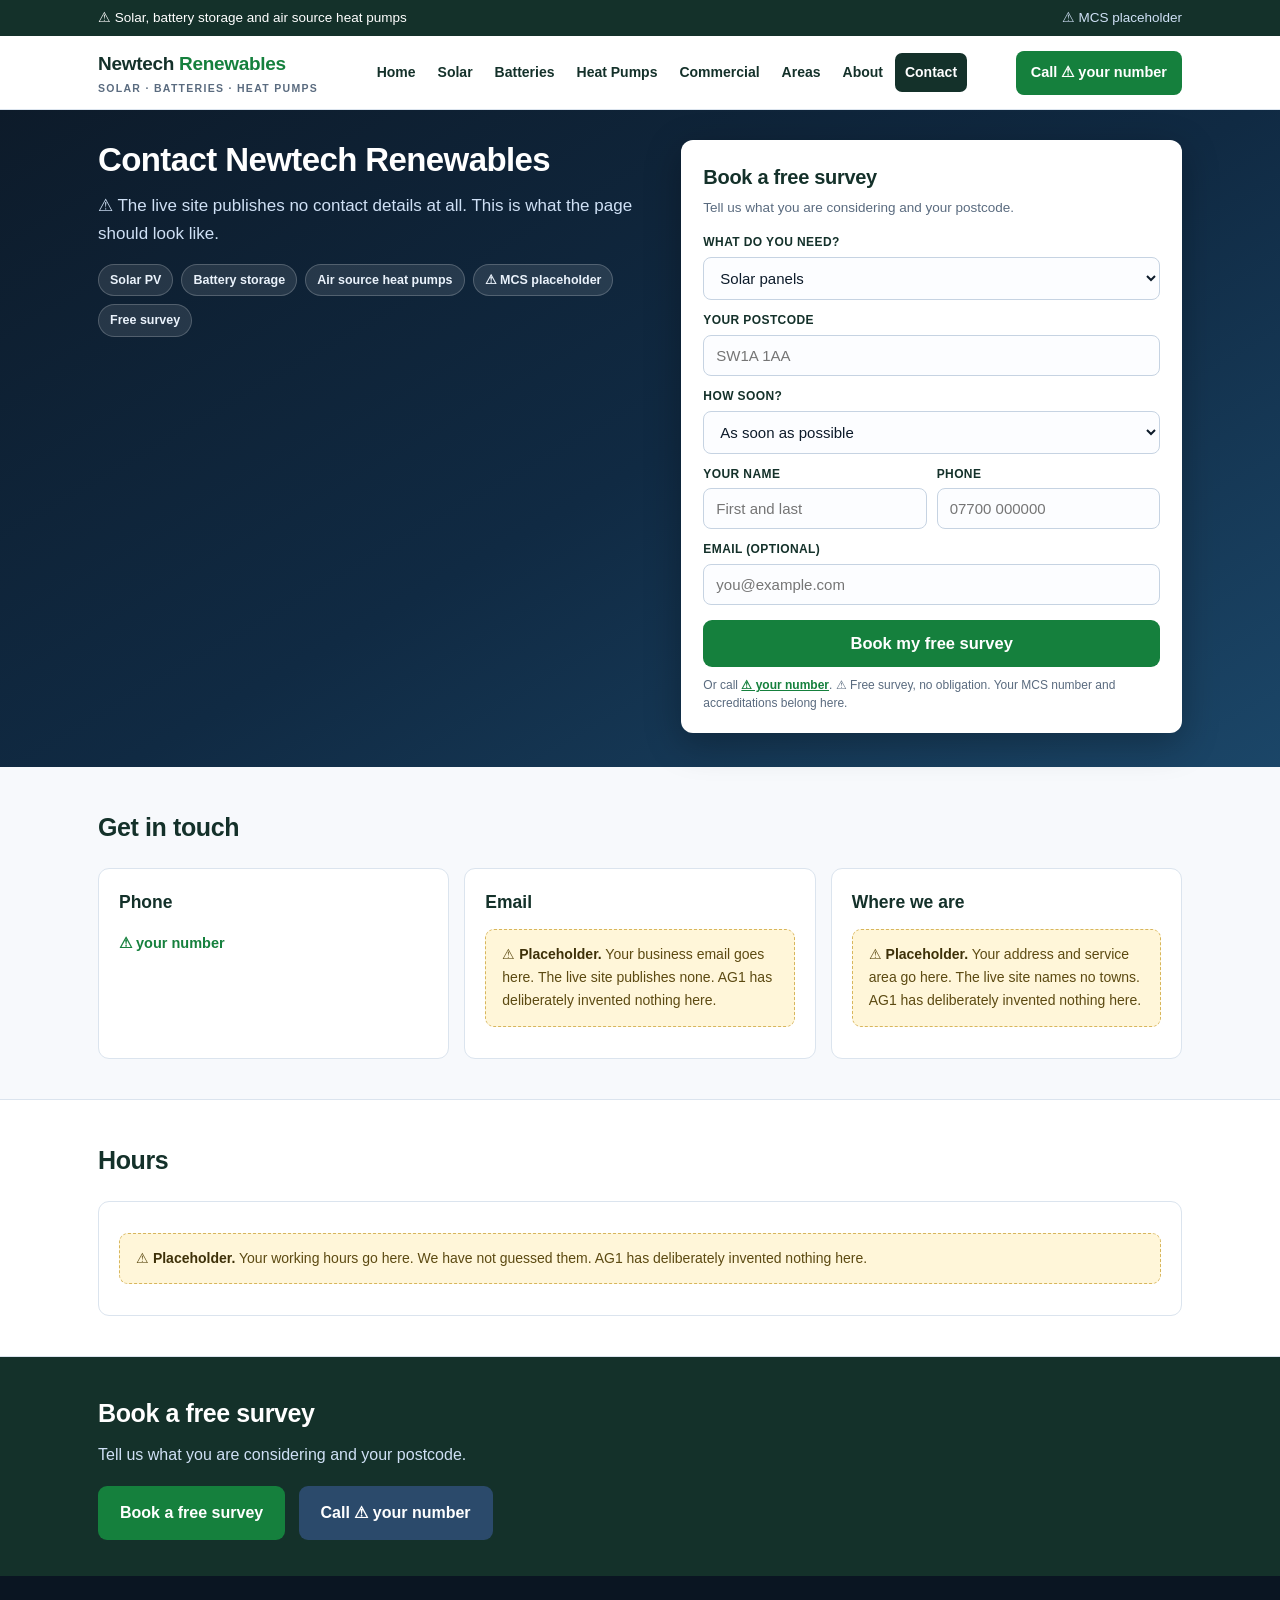
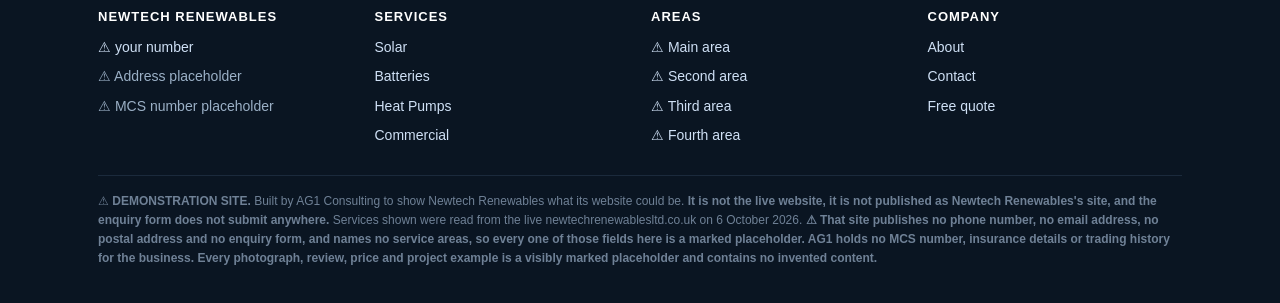
<file: contact.html>
<!doctype html>
<html lang="en"><head><meta charset="utf-8">
<meta name="viewport" content="width=device-width,initial-scale=1">
<meta name="robots" content="noindex,nofollow">
<title>Contact Newtech Renewables</title><meta name="description" content="Solar PV, battery storage and air source heat pump installation. Free survey and a written estimate of what you would actually save.">
<link rel="stylesheet" href="styles.css">
<script type="application/ld+json">{"@context":"https://schema.org","@type":"HomeAndConstructionBusiness","name":"Newtech Renewables"}</script></head><body>
<div class="top"><div class="wrap"><span>&#9888; Solar, battery storage and air source heat pumps</span><span class="em">&#9888; MCS placeholder</span></div></div>
<header><div class="wrap">
<a class="logo" href="index.html">Newtech <span>Renewables</span><small>Solar &middot; batteries &middot; heat pumps</small></a>
<nav class="main"><a href="index.html">Home</a><a href="solar.html">Solar</a><a href="battery.html">Batteries</a><a href="heatpumps.html">Heat Pumps</a><a href="commercial.html">Commercial</a><a href="areas.html">Areas</a><a href="about.html">About</a><a href="contact.html" class="on">Contact</a></nav>
<a class="callbtn" href="tel:+440000000000">Call &#9888; your number</a></div></header>
<section class="hero"><div class="wrap"><div class="grid">
<div><h1>Contact Newtech Renewables</h1><p class="lede">&#9888; The live site publishes no contact details at all. This is what the page should look like.</p><div class="badges"><span>Solar PV</span><span>Battery storage</span><span>Air source heat pumps</span><span>&#9888; MCS placeholder</span><span>Free survey</span></div></div>
<div><form class="quote" method="post" action="#" novalidate>
<h2>Book a free survey</h2><div class="sub">Tell us what you are considering and your postcode.</div>
<label for="jt">What do you need?</label>
<select id="jt" name="job_type"><option>Solar panels</option><option>Solar and battery together</option><option>Battery storage only</option><option>Air source heat pump</option><option>Solar for a business</option><option>Not sure - want advice</option><option>Something else</option></select>
<label for="zp">Your postcode</label>
<input id="zp" name="zip" placeholder="SW1A 1AA">
<label for="wh">How soon?</label>
<select id="wh" name="when"><option>As soon as possible</option><option>Next few weeks</option><option>Next few months</option><option>Just researching for now</option></select>
<div class="row"><div><label for="nm">Your name</label>
<input id="nm" name="name" placeholder="First and last"></div>
<div><label for="ph">Phone</label>
<input id="ph" name="phone" inputmode="tel" placeholder="07700 000000"></div></div>
<label for="em">Email (optional)</label><input id="em" name="email" placeholder="you@example.com">
<button type="submit">Book my free survey</button>
<div class="fine">Or call <a href="tel:+440000000000"><b>&#9888; your number</b></a>. &#9888; Free survey, no obligation. Your MCS number and accreditations belong here.</div></form></div></div></div></section>
<section><div class="wrap"><h2 class="sec">Get in touch</h2><p class="sub"></p><div class="cards"><div class="c"><h3>Phone</h3><p style="font-size:21px;font-weight:800"><a href="tel:+440000000000">&#9888; your number</a></p></div><div class="c"><h3>Email</h3><p><div class="ph">&#9888; <b>Placeholder.</b> Your business email goes here. The live site publishes none. AG1 has deliberately invented nothing here.</div></p></div><div class="c"><h3>Where we are</h3><p><div class="ph">&#9888; <b>Placeholder.</b> Your address and service area go here. The live site names no towns. AG1 has deliberately invented nothing here.</div></p></div></div></div></section><section class="alt"><div class="wrap"><h2 class="sec">Hours</h2><p class="sub"></p><div class="c"><div class="ph">&#9888; <b>Placeholder.</b> Your working hours go here. We have not guessed them. AG1 has deliberately invented nothing here.</div></div></div></section>
<section class="cta"><div class="wrap"><h2>Book a free survey</h2><p>Tell us what you are considering and your postcode.</p>
<a class="b" href="quote.html">Book a free survey</a> &nbsp;
<a class="b" style="background:#2b4a6b" href="tel:+440000000000">Call &#9888; your number</a></div></section>
<footer><div class="wrap"><div class="g">
<div><h4>Newtech Renewables</h4><ul><li><a href="tel:+440000000000">&#9888; your number</a></li>
<li>&#9888; Address placeholder</li><li>&#9888; MCS number placeholder</li></ul></div>
<div><h4>Services</h4><ul><li><a href="solar.html">Solar</a></li><li><a href="battery.html">Batteries</a></li><li><a href="heatpumps.html">Heat Pumps</a></li><li><a href="commercial.html">Commercial</a></li></ul></div>
<div><h4>Areas</h4><ul><li><a href="area-placeholder-1.html">&#9888; Main area</a></li><li><a href="area-placeholder-2.html">&#9888; Second area</a></li><li><a href="area-placeholder-3.html">&#9888; Third area</a></li><li><a href="area-placeholder-4.html">&#9888; Fourth area</a></li></ul></div>
<div><h4>Company</h4><ul><li><a href="about.html">About</a></li>
<li><a href="contact.html">Contact</a></li><li><a href="quote.html">Free quote</a></li></ul></div>
</div><div class="legal">&#9888; <b>DEMONSTRATION SITE.</b> Built by AG1 Consulting to show
Newtech Renewables what its website could be. <b>It is not the live website, it is not published as
Newtech Renewables's site, and the enquiry form does not submit anywhere.</b> Services shown were read from the live newtechrenewablesltd.co.uk on 6 October 2026. <b>&#9888; That site publishes no phone number, no email address, no postal address and no enquiry form, and names no service areas, so every one of those fields here is a marked placeholder. AG1 holds no MCS number, insurance details or trading history for the business.</b>
<b>Every photograph, review, price and project example is a visibly marked placeholder and
contains no invented content.</b></div></div></footer></body></html>
</file>
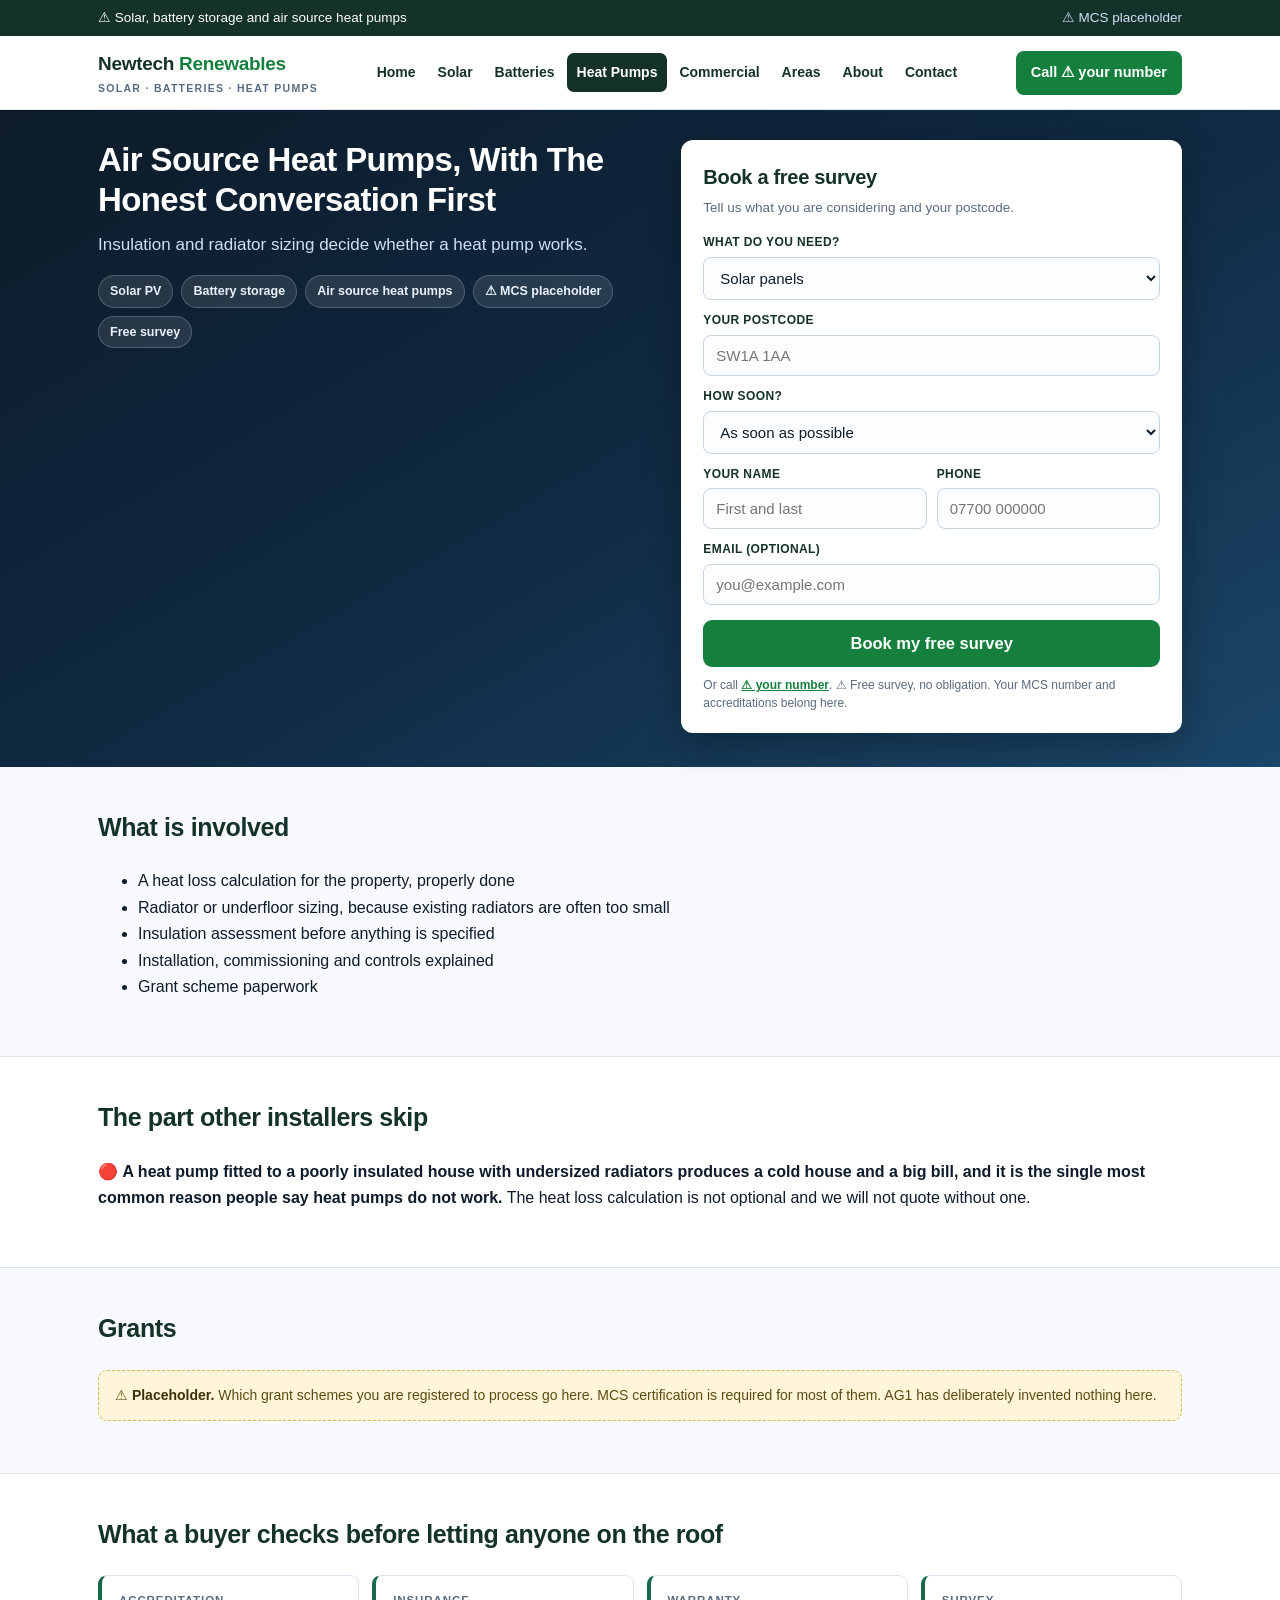
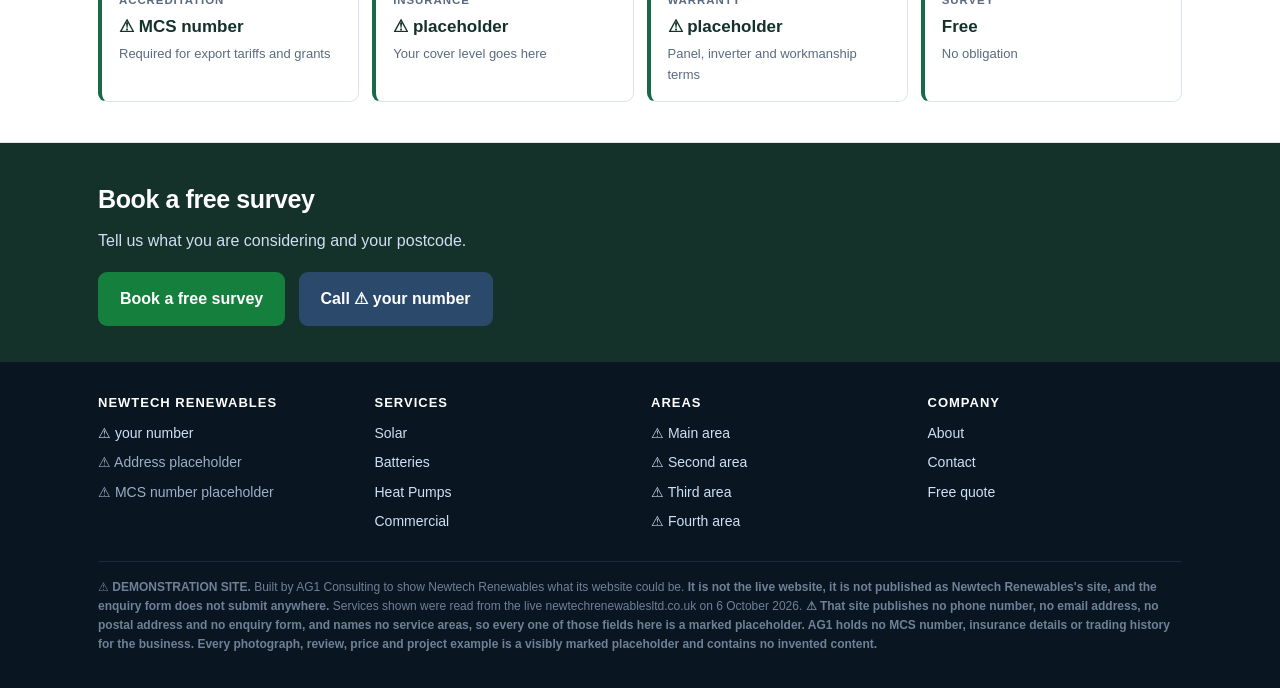
<file: heatpumps.html>
<!doctype html>
<html lang="en"><head><meta charset="utf-8">
<meta name="viewport" content="width=device-width,initial-scale=1">
<meta name="robots" content="noindex,nofollow">
<title>Air Source Heat Pump Installation | Newtech Renewables</title><meta name="description" content="Air source heat pump installation, with the insulation and radiator conversation first.">
<link rel="stylesheet" href="styles.css">
<script type="application/ld+json">{"@context":"https://schema.org","@type":"HomeAndConstructionBusiness","name":"Newtech Renewables"}</script></head><body>
<div class="top"><div class="wrap"><span>&#9888; Solar, battery storage and air source heat pumps</span><span class="em">&#9888; MCS placeholder</span></div></div>
<header><div class="wrap">
<a class="logo" href="index.html">Newtech <span>Renewables</span><small>Solar &middot; batteries &middot; heat pumps</small></a>
<nav class="main"><a href="index.html">Home</a><a href="solar.html">Solar</a><a href="battery.html">Batteries</a><a href="heatpumps.html" class="on">Heat Pumps</a><a href="commercial.html">Commercial</a><a href="areas.html">Areas</a><a href="about.html">About</a><a href="contact.html">Contact</a></nav>
<a class="callbtn" href="tel:+440000000000">Call &#9888; your number</a></div></header>
<section class="hero"><div class="wrap"><div class="grid">
<div><h1>Air Source Heat Pumps, With The Honest Conversation First</h1><p class="lede">Insulation and radiator sizing decide whether a heat pump works.</p><div class="badges"><span>Solar PV</span><span>Battery storage</span><span>Air source heat pumps</span><span>&#9888; MCS placeholder</span><span>Free survey</span></div></div>
<div><form class="quote" method="post" action="#" novalidate>
<h2>Book a free survey</h2><div class="sub">Tell us what you are considering and your postcode.</div>
<label for="jt">What do you need?</label>
<select id="jt" name="job_type"><option>Solar panels</option><option>Solar and battery together</option><option>Battery storage only</option><option>Air source heat pump</option><option>Solar for a business</option><option>Not sure - want advice</option><option>Something else</option></select>
<label for="zp">Your postcode</label>
<input id="zp" name="zip" placeholder="SW1A 1AA">
<label for="wh">How soon?</label>
<select id="wh" name="when"><option>As soon as possible</option><option>Next few weeks</option><option>Next few months</option><option>Just researching for now</option></select>
<div class="row"><div><label for="nm">Your name</label>
<input id="nm" name="name" placeholder="First and last"></div>
<div><label for="ph">Phone</label>
<input id="ph" name="phone" inputmode="tel" placeholder="07700 000000"></div></div>
<label for="em">Email (optional)</label><input id="em" name="email" placeholder="you@example.com">
<button type="submit">Book my free survey</button>
<div class="fine">Or call <a href="tel:+440000000000"><b>&#9888; your number</b></a>. &#9888; Free survey, no obligation. Your MCS number and accreditations belong here.</div></form></div></div></div></section>
<section><div class="wrap"><h2 class="sec">What is involved</h2><p class="sub"></p><ul><li>A heat loss calculation for the property, properly done</li><li>Radiator or underfloor sizing, because existing radiators are often too small</li><li>Insulation assessment before anything is specified</li><li>Installation, commissioning and controls explained</li><li>Grant scheme paperwork</li></ul></div></section><section class="alt"><div class="wrap"><h2 class="sec">The part other installers skip</h2><p class="sub"></p><p>&#128308; <b>A heat pump fitted to a poorly insulated house with undersized radiators produces a cold house and a big bill, and it is the single most common reason people say heat pumps do not work.</b> The heat loss calculation is not optional and we will not quote without one.</p></div></section><section><div class="wrap"><h2 class="sec">Grants</h2><p class="sub"></p><div class="ph">&#9888; <b>Placeholder.</b> Which grant schemes you are registered to process go here. MCS certification is required for most of them. AG1 has deliberately invented nothing here.</div></div></section><section class="alt"><div class="wrap"><h2 class="sec">What a buyer checks before letting anyone on the roof</h2><p class="sub"></p><div class="trust"><div class="tr"><div class="k">Accreditation</div><div class="v">&#9888; MCS number</div><div class="s">Required for export tariffs and grants</div></div><div class="tr"><div class="k">Insurance</div><div class="v">&#9888; placeholder</div><div class="s">Your cover level goes here</div></div><div class="tr"><div class="k">Warranty</div><div class="v">&#9888; placeholder</div><div class="s">Panel, inverter and workmanship terms</div></div><div class="tr"><div class="k">Survey</div><div class="v">Free</div><div class="s">No obligation</div></div></div></div></section>
<section class="cta"><div class="wrap"><h2>Book a free survey</h2><p>Tell us what you are considering and your postcode.</p>
<a class="b" href="quote.html">Book a free survey</a> &nbsp;
<a class="b" style="background:#2b4a6b" href="tel:+440000000000">Call &#9888; your number</a></div></section>
<footer><div class="wrap"><div class="g">
<div><h4>Newtech Renewables</h4><ul><li><a href="tel:+440000000000">&#9888; your number</a></li>
<li>&#9888; Address placeholder</li><li>&#9888; MCS number placeholder</li></ul></div>
<div><h4>Services</h4><ul><li><a href="solar.html">Solar</a></li><li><a href="battery.html">Batteries</a></li><li><a href="heatpumps.html">Heat Pumps</a></li><li><a href="commercial.html">Commercial</a></li></ul></div>
<div><h4>Areas</h4><ul><li><a href="area-placeholder-1.html">&#9888; Main area</a></li><li><a href="area-placeholder-2.html">&#9888; Second area</a></li><li><a href="area-placeholder-3.html">&#9888; Third area</a></li><li><a href="area-placeholder-4.html">&#9888; Fourth area</a></li></ul></div>
<div><h4>Company</h4><ul><li><a href="about.html">About</a></li>
<li><a href="contact.html">Contact</a></li><li><a href="quote.html">Free quote</a></li></ul></div>
</div><div class="legal">&#9888; <b>DEMONSTRATION SITE.</b> Built by AG1 Consulting to show
Newtech Renewables what its website could be. <b>It is not the live website, it is not published as
Newtech Renewables's site, and the enquiry form does not submit anywhere.</b> Services shown were read from the live newtechrenewablesltd.co.uk on 6 October 2026. <b>&#9888; That site publishes no phone number, no email address, no postal address and no enquiry form, and names no service areas, so every one of those fields here is a marked placeholder. AG1 holds no MCS number, insurance details or trading history for the business.</b>
<b>Every photograph, review, price and project example is a visibly marked placeholder and
contains no invented content.</b></div></div></footer></body></html>
</file>
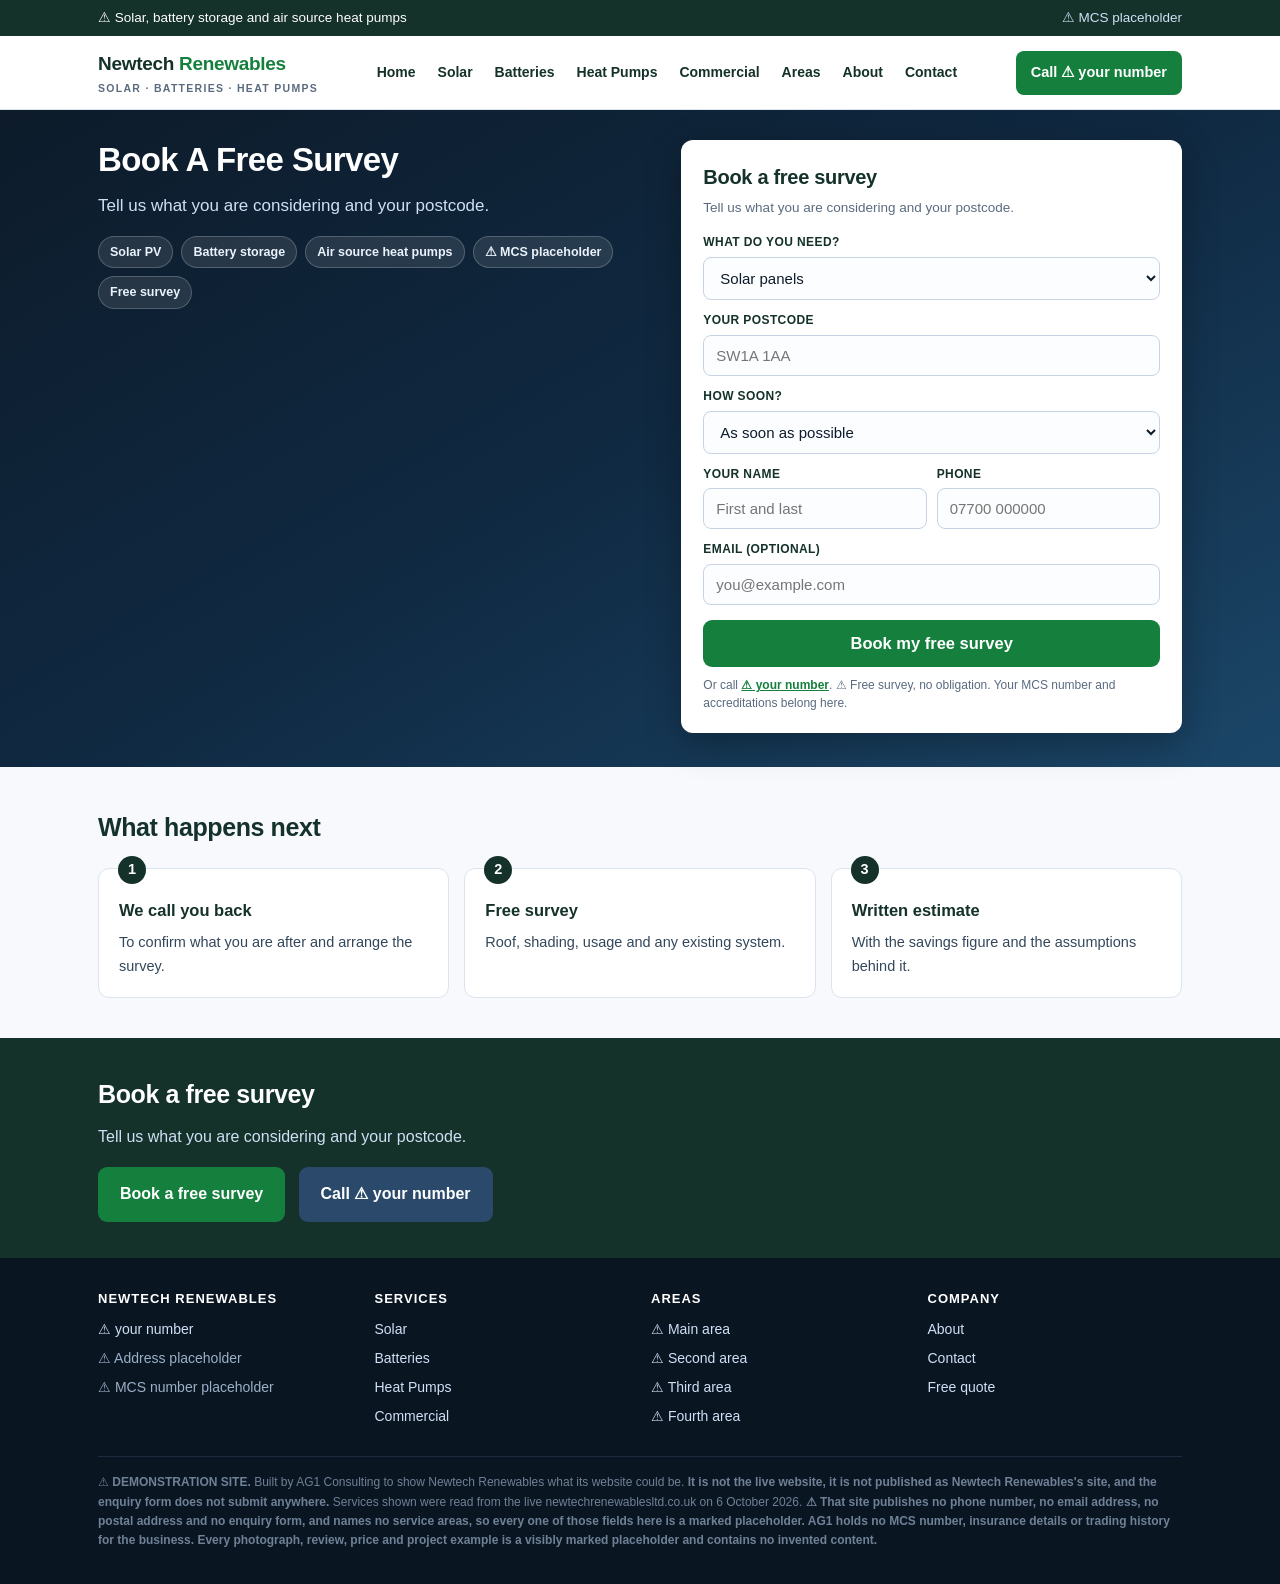
<file: quote.html>
<!doctype html>
<html lang="en"><head><meta charset="utf-8">
<meta name="viewport" content="width=device-width,initial-scale=1">
<meta name="robots" content="noindex,nofollow">
<title>Free Quote | Newtech Renewables</title><meta name="description" content="Solar PV, battery storage and air source heat pump installation. Free survey and a written estimate of what you would actually save.">
<link rel="stylesheet" href="styles.css">
<script type="application/ld+json">{"@context":"https://schema.org","@type":"HomeAndConstructionBusiness","name":"Newtech Renewables"}</script></head><body>
<div class="top"><div class="wrap"><span>&#9888; Solar, battery storage and air source heat pumps</span><span class="em">&#9888; MCS placeholder</span></div></div>
<header><div class="wrap">
<a class="logo" href="index.html">Newtech <span>Renewables</span><small>Solar &middot; batteries &middot; heat pumps</small></a>
<nav class="main"><a href="index.html">Home</a><a href="solar.html">Solar</a><a href="battery.html">Batteries</a><a href="heatpumps.html">Heat Pumps</a><a href="commercial.html">Commercial</a><a href="areas.html">Areas</a><a href="about.html">About</a><a href="contact.html">Contact</a></nav>
<a class="callbtn" href="tel:+440000000000">Call &#9888; your number</a></div></header>
<section class="hero"><div class="wrap"><div class="grid">
<div><h1>Book A Free Survey</h1><p class="lede">Tell us what you are considering and your postcode.</p><div class="badges"><span>Solar PV</span><span>Battery storage</span><span>Air source heat pumps</span><span>&#9888; MCS placeholder</span><span>Free survey</span></div></div>
<div><form class="quote" method="post" action="#" novalidate>
<h2>Book a free survey</h2><div class="sub">Tell us what you are considering and your postcode.</div>
<label for="jt">What do you need?</label>
<select id="jt" name="job_type"><option>Solar panels</option><option>Solar and battery together</option><option>Battery storage only</option><option>Air source heat pump</option><option>Solar for a business</option><option>Not sure - want advice</option><option>Something else</option></select>
<label for="zp">Your postcode</label>
<input id="zp" name="zip" placeholder="SW1A 1AA">
<label for="wh">How soon?</label>
<select id="wh" name="when"><option>As soon as possible</option><option>Next few weeks</option><option>Next few months</option><option>Just researching for now</option></select>
<div class="row"><div><label for="nm">Your name</label>
<input id="nm" name="name" placeholder="First and last"></div>
<div><label for="ph">Phone</label>
<input id="ph" name="phone" inputmode="tel" placeholder="07700 000000"></div></div>
<label for="em">Email (optional)</label><input id="em" name="email" placeholder="you@example.com">
<button type="submit">Book my free survey</button>
<div class="fine">Or call <a href="tel:+440000000000"><b>&#9888; your number</b></a>. &#9888; Free survey, no obligation. Your MCS number and accreditations belong here.</div></form></div></div></div></section>
<section><div class="wrap"><h2 class="sec">What happens next</h2><p class="sub"></p><div class="steps"><div class="step"><h3>We call you back</h3><p>To confirm what you are after and arrange the survey.</p></div><div class="step"><h3>Free survey</h3><p>Roof, shading, usage and any existing system.</p></div><div class="step"><h3>Written estimate</h3><p>With the savings figure and the assumptions behind it.</p></div></div></div></section>
<section class="cta"><div class="wrap"><h2>Book a free survey</h2><p>Tell us what you are considering and your postcode.</p>
<a class="b" href="quote.html">Book a free survey</a> &nbsp;
<a class="b" style="background:#2b4a6b" href="tel:+440000000000">Call &#9888; your number</a></div></section>
<footer><div class="wrap"><div class="g">
<div><h4>Newtech Renewables</h4><ul><li><a href="tel:+440000000000">&#9888; your number</a></li>
<li>&#9888; Address placeholder</li><li>&#9888; MCS number placeholder</li></ul></div>
<div><h4>Services</h4><ul><li><a href="solar.html">Solar</a></li><li><a href="battery.html">Batteries</a></li><li><a href="heatpumps.html">Heat Pumps</a></li><li><a href="commercial.html">Commercial</a></li></ul></div>
<div><h4>Areas</h4><ul><li><a href="area-placeholder-1.html">&#9888; Main area</a></li><li><a href="area-placeholder-2.html">&#9888; Second area</a></li><li><a href="area-placeholder-3.html">&#9888; Third area</a></li><li><a href="area-placeholder-4.html">&#9888; Fourth area</a></li></ul></div>
<div><h4>Company</h4><ul><li><a href="about.html">About</a></li>
<li><a href="contact.html">Contact</a></li><li><a href="quote.html">Free quote</a></li></ul></div>
</div><div class="legal">&#9888; <b>DEMONSTRATION SITE.</b> Built by AG1 Consulting to show
Newtech Renewables what its website could be. <b>It is not the live website, it is not published as
Newtech Renewables's site, and the enquiry form does not submit anywhere.</b> Services shown were read from the live newtechrenewablesltd.co.uk on 6 October 2026. <b>&#9888; That site publishes no phone number, no email address, no postal address and no enquiry form, and names no service areas, so every one of those fields here is a marked placeholder. AG1 holds no MCS number, insurance details or trading history for the business.</b>
<b>Every photograph, review, price and project example is a visibly marked placeholder and
contains no invented content.</b></div></div></footer></body></html>
</file>
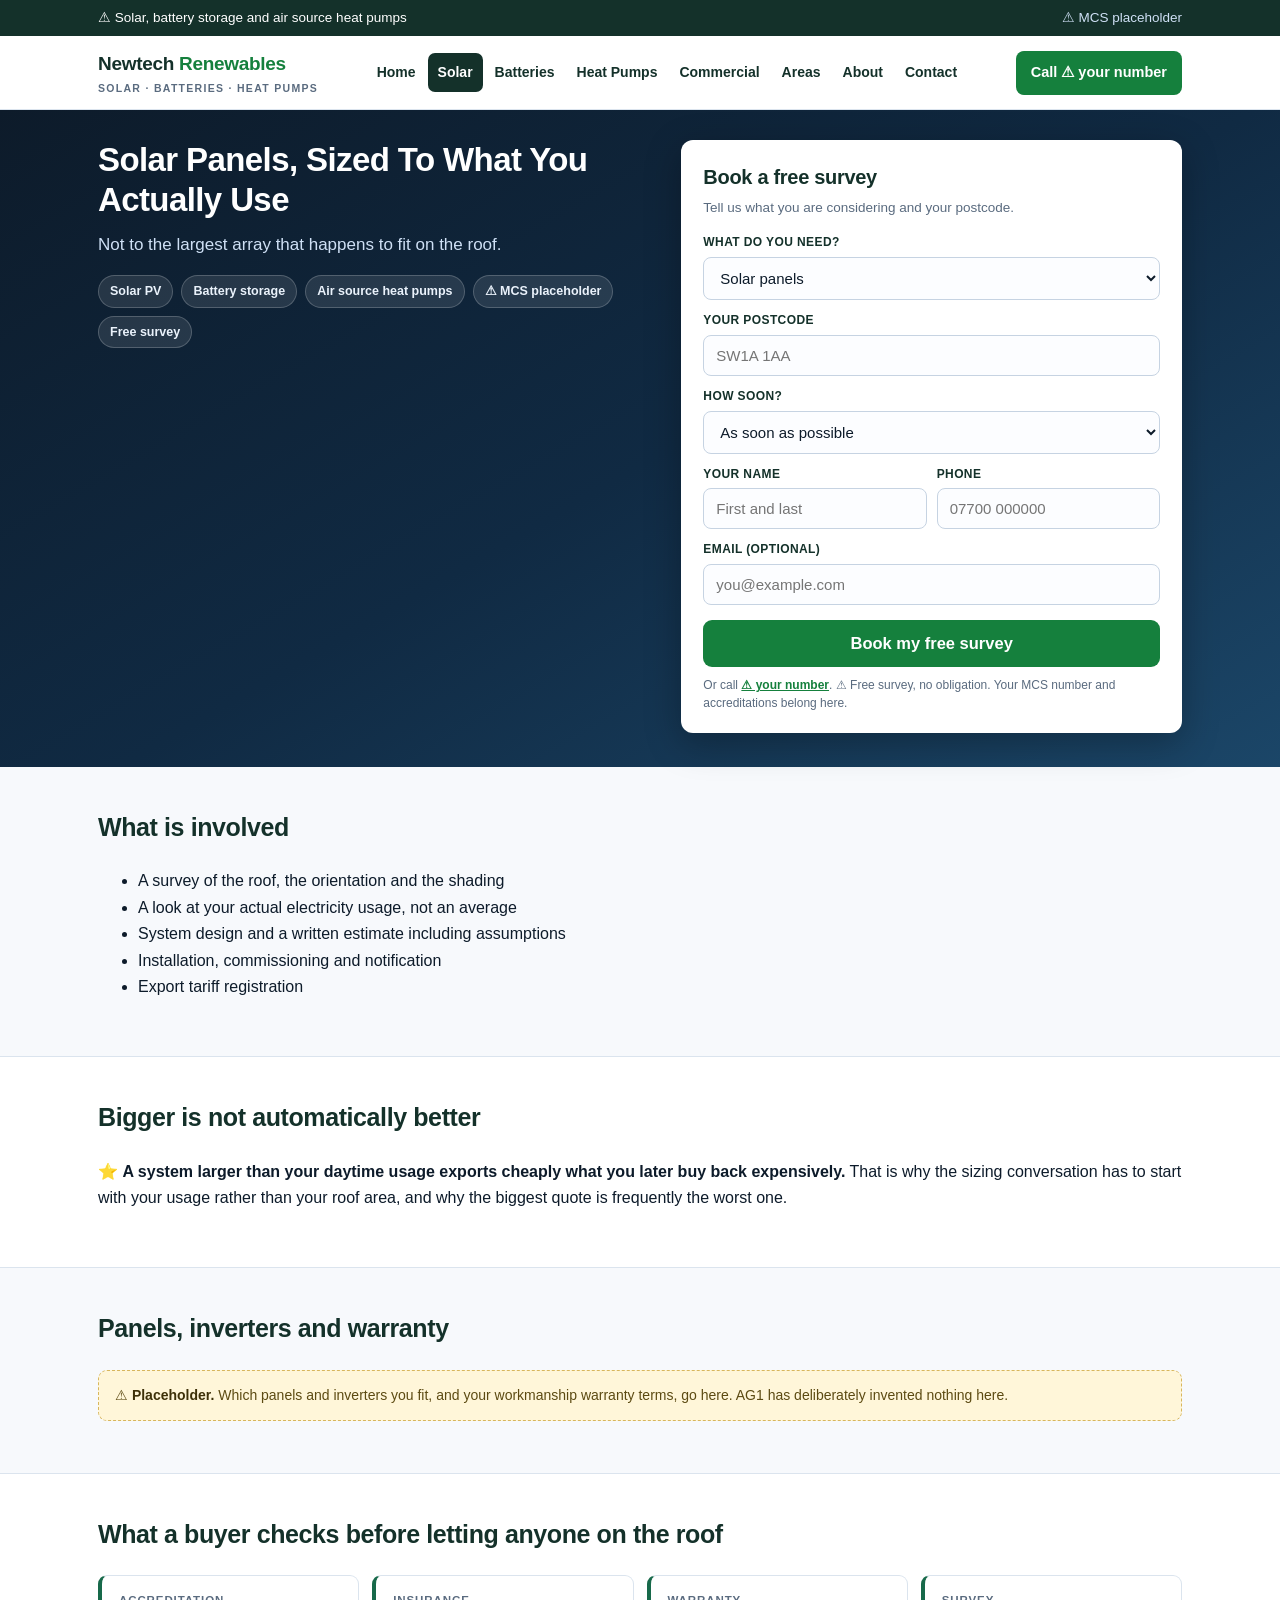
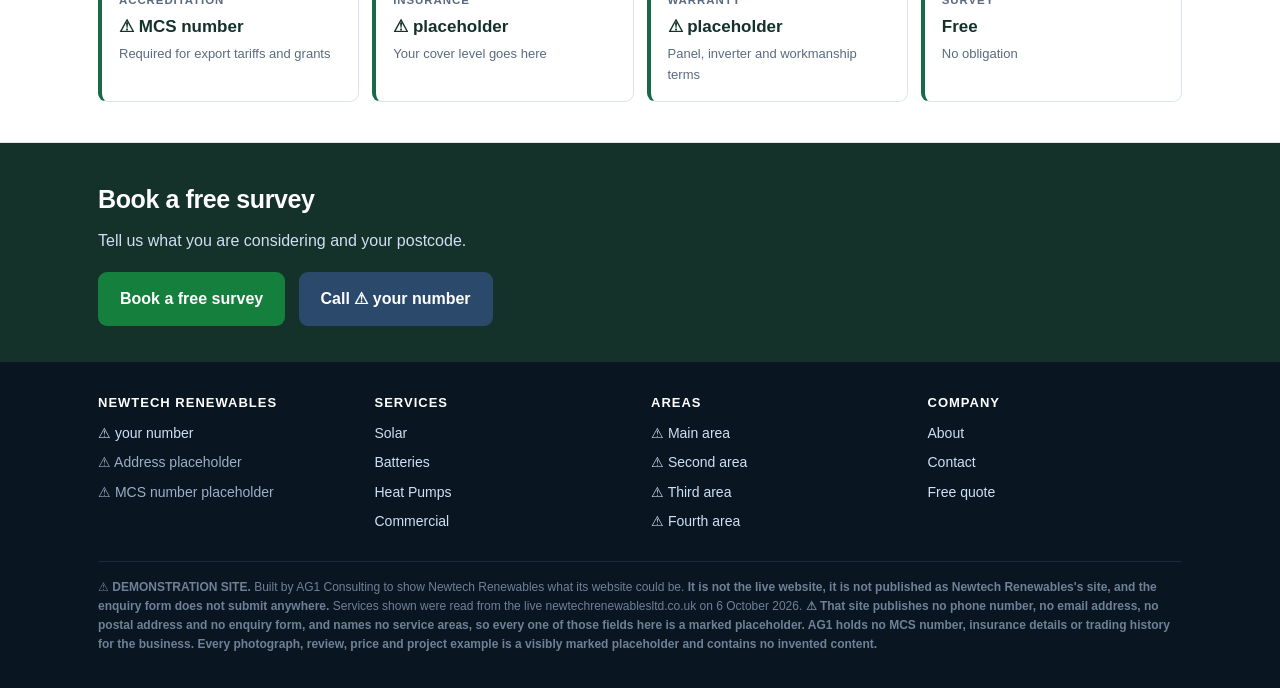
<file: solar.html>
<!doctype html>
<html lang="en"><head><meta charset="utf-8">
<meta name="viewport" content="width=device-width,initial-scale=1">
<meta name="robots" content="noindex,nofollow">
<title>Solar Panel Installation | Newtech Renewables</title><meta name="description" content="Solar PV installation sized to your actual usage, with the savings estimate in writing.">
<link rel="stylesheet" href="styles.css">
<script type="application/ld+json">{"@context":"https://schema.org","@type":"HomeAndConstructionBusiness","name":"Newtech Renewables"}</script></head><body>
<div class="top"><div class="wrap"><span>&#9888; Solar, battery storage and air source heat pumps</span><span class="em">&#9888; MCS placeholder</span></div></div>
<header><div class="wrap">
<a class="logo" href="index.html">Newtech <span>Renewables</span><small>Solar &middot; batteries &middot; heat pumps</small></a>
<nav class="main"><a href="index.html">Home</a><a href="solar.html" class="on">Solar</a><a href="battery.html">Batteries</a><a href="heatpumps.html">Heat Pumps</a><a href="commercial.html">Commercial</a><a href="areas.html">Areas</a><a href="about.html">About</a><a href="contact.html">Contact</a></nav>
<a class="callbtn" href="tel:+440000000000">Call &#9888; your number</a></div></header>
<section class="hero"><div class="wrap"><div class="grid">
<div><h1>Solar Panels, Sized To What You Actually Use</h1><p class="lede">Not to the largest array that happens to fit on the roof.</p><div class="badges"><span>Solar PV</span><span>Battery storage</span><span>Air source heat pumps</span><span>&#9888; MCS placeholder</span><span>Free survey</span></div></div>
<div><form class="quote" method="post" action="#" novalidate>
<h2>Book a free survey</h2><div class="sub">Tell us what you are considering and your postcode.</div>
<label for="jt">What do you need?</label>
<select id="jt" name="job_type"><option>Solar panels</option><option>Solar and battery together</option><option>Battery storage only</option><option>Air source heat pump</option><option>Solar for a business</option><option>Not sure - want advice</option><option>Something else</option></select>
<label for="zp">Your postcode</label>
<input id="zp" name="zip" placeholder="SW1A 1AA">
<label for="wh">How soon?</label>
<select id="wh" name="when"><option>As soon as possible</option><option>Next few weeks</option><option>Next few months</option><option>Just researching for now</option></select>
<div class="row"><div><label for="nm">Your name</label>
<input id="nm" name="name" placeholder="First and last"></div>
<div><label for="ph">Phone</label>
<input id="ph" name="phone" inputmode="tel" placeholder="07700 000000"></div></div>
<label for="em">Email (optional)</label><input id="em" name="email" placeholder="you@example.com">
<button type="submit">Book my free survey</button>
<div class="fine">Or call <a href="tel:+440000000000"><b>&#9888; your number</b></a>. &#9888; Free survey, no obligation. Your MCS number and accreditations belong here.</div></form></div></div></div></section>
<section><div class="wrap"><h2 class="sec">What is involved</h2><p class="sub"></p><ul><li>A survey of the roof, the orientation and the shading</li><li>A look at your actual electricity usage, not an average</li><li>System design and a written estimate including assumptions</li><li>Installation, commissioning and notification</li><li>Export tariff registration</li></ul></div></section><section class="alt"><div class="wrap"><h2 class="sec">Bigger is not automatically better</h2><p class="sub"></p><p>&#11088; <b>A system larger than your daytime usage exports cheaply what you later buy back expensively.</b> That is why the sizing conversation has to start with your usage rather than your roof area, and why the biggest quote is frequently the worst one.</p></div></section><section><div class="wrap"><h2 class="sec">Panels, inverters and warranty</h2><p class="sub"></p><div class="ph">&#9888; <b>Placeholder.</b> Which panels and inverters you fit, and your workmanship warranty terms, go here. AG1 has deliberately invented nothing here.</div></div></section><section class="alt"><div class="wrap"><h2 class="sec">What a buyer checks before letting anyone on the roof</h2><p class="sub"></p><div class="trust"><div class="tr"><div class="k">Accreditation</div><div class="v">&#9888; MCS number</div><div class="s">Required for export tariffs and grants</div></div><div class="tr"><div class="k">Insurance</div><div class="v">&#9888; placeholder</div><div class="s">Your cover level goes here</div></div><div class="tr"><div class="k">Warranty</div><div class="v">&#9888; placeholder</div><div class="s">Panel, inverter and workmanship terms</div></div><div class="tr"><div class="k">Survey</div><div class="v">Free</div><div class="s">No obligation</div></div></div></div></section>
<section class="cta"><div class="wrap"><h2>Book a free survey</h2><p>Tell us what you are considering and your postcode.</p>
<a class="b" href="quote.html">Book a free survey</a> &nbsp;
<a class="b" style="background:#2b4a6b" href="tel:+440000000000">Call &#9888; your number</a></div></section>
<footer><div class="wrap"><div class="g">
<div><h4>Newtech Renewables</h4><ul><li><a href="tel:+440000000000">&#9888; your number</a></li>
<li>&#9888; Address placeholder</li><li>&#9888; MCS number placeholder</li></ul></div>
<div><h4>Services</h4><ul><li><a href="solar.html">Solar</a></li><li><a href="battery.html">Batteries</a></li><li><a href="heatpumps.html">Heat Pumps</a></li><li><a href="commercial.html">Commercial</a></li></ul></div>
<div><h4>Areas</h4><ul><li><a href="area-placeholder-1.html">&#9888; Main area</a></li><li><a href="area-placeholder-2.html">&#9888; Second area</a></li><li><a href="area-placeholder-3.html">&#9888; Third area</a></li><li><a href="area-placeholder-4.html">&#9888; Fourth area</a></li></ul></div>
<div><h4>Company</h4><ul><li><a href="about.html">About</a></li>
<li><a href="contact.html">Contact</a></li><li><a href="quote.html">Free quote</a></li></ul></div>
</div><div class="legal">&#9888; <b>DEMONSTRATION SITE.</b> Built by AG1 Consulting to show
Newtech Renewables what its website could be. <b>It is not the live website, it is not published as
Newtech Renewables's site, and the enquiry form does not submit anywhere.</b> Services shown were read from the live newtechrenewablesltd.co.uk on 6 October 2026. <b>&#9888; That site publishes no phone number, no email address, no postal address and no enquiry form, and names no service areas, so every one of those fields here is a marked placeholder. AG1 holds no MCS number, insurance details or trading history for the business.</b>
<b>Every photograph, review, price and project example is a visibly marked placeholder and
contains no invented content.</b></div></div></footer></body></html>
</file>
<file: styles.css>
:root{
--ink:#0d1b2a;--navy:#14312a;--slate:#486581;--line:#dbe4ee;--bg:#f7f9fc;--panel:#fff;
--rust:#15803d;--rust-d:#166534;--amber:#f0a92c;--green:#17694a;--mut:#5a6b7f}
*{box-sizing:border-box}
html,body{margin:0;background:var(--bg);color:var(--ink);
font:16px/1.65 -apple-system,BlinkMacSystemFont,"Segoe UI",Roboto,Helvetica,Arial,sans-serif}
a{color:var(--rust)}
.wrap{max-width:1120px;margin:0 auto;padding:0 18px}
.top{background:var(--navy);color:#fff;font-size:13.5px}
.top .wrap{display:flex;gap:16px;align-items:center;justify-content:space-between;
padding:7px 18px;flex-wrap:wrap}
.top a{color:#ffd79a;text-decoration:none;font-weight:700}
.top .em{color:#cfe0f5}
header{background:var(--panel);border-bottom:1px solid var(--line);position:sticky;top:0;z-index:20}
header .wrap{display:flex;align-items:center;justify-content:space-between;padding:12px 18px;gap:14px}
.logo{font-weight:800;font-size:19px;letter-spacing:-.3px;color:var(--navy);text-decoration:none}
.logo span{color:var(--rust)}
.logo small{display:block;font-size:10.5px;letter-spacing:1.3px;text-transform:uppercase;
color:var(--mut);font-weight:700}
nav.main{display:flex;gap:2px;flex-wrap:wrap}
nav.main a{color:var(--navy);text-decoration:none;font-size:14px;font-weight:600;padding:8px 10px;
border-radius:7px}
nav.main a:hover{background:#eef3f9}
nav.main a.on{background:var(--navy);color:#fff}
.callbtn{background:var(--rust);color:#fff !important;padding:10px 15px;border-radius:8px;
text-decoration:none;font-weight:800;font-size:14.5px;white-space:nowrap}
.hero{background:linear-gradient(150deg,#0d1b2a 0%,#102a43 52%,#1b4668 100%);color:#fff;
padding:30px 0 34px}
.hero .grid{display:grid;grid-template-columns:1.05fr .95fr;gap:30px;align-items:start}
.hero h1{font-size:33px;line-height:1.2;margin:0 0 12px;letter-spacing:-.6px}
.hero p.lede{font-size:17px;color:#cfe0f5;margin:0 0 16px}
.badges{display:flex;gap:8px;flex-wrap:wrap;margin-top:16px}
.badges span{background:rgba(255,255,255,.1);border:1px solid rgba(255,255,255,.2);
border-radius:999px;padding:5px 11px;font-size:12.5px;color:#eaf2fb;font-weight:600}
.urgent{background:var(--rust);border-radius:9px;padding:12px 15px;margin-bottom:16px;
font-weight:700;font-size:15px}
.urgent a{color:#fff;text-decoration:none;border-bottom:2px solid rgba(255,255,255,.5)}
.quote{background:#fff;border-radius:12px;padding:21px 22px;box-shadow:0 10px 36px rgba(0,0,0,.28)}
.quote h2{margin:0 0 3px;font-size:20px;color:var(--navy);letter-spacing:-.3px}
.quote .sub{color:var(--mut);font-size:13.5px;margin-bottom:14px}
.quote label{display:block;font-size:12px;font-weight:800;color:var(--navy);
letter-spacing:.4px;text-transform:uppercase;margin:11px 0 4px}
.quote input,.quote select,.quote textarea{width:100%;padding:11px 12px;border:1px solid #c6d3e2;
border-radius:8px;font-size:15px;font-family:inherit;color:var(--ink);background:#fcfdff}
.quote .row{display:grid;grid-template-columns:1fr 1fr;gap:10px}
.quote button{width:100%;margin-top:15px;background:var(--rust);color:#fff;border:0;
border-radius:9px;padding:14px;font-size:16.5px;font-weight:800;cursor:pointer;font-family:inherit}
.quote button:hover{background:var(--rust-d)}
.quote .fine{color:var(--mut);font-size:12px;margin-top:9px;line-height:1.5}
section{padding:40px 0}
section.alt{background:var(--panel);border-top:1px solid var(--line);border-bottom:1px solid var(--line)}
h2.sec{font-size:25px;letter-spacing:-.4px;margin:0 0 6px;color:var(--navy)}
p.sub{color:var(--mut);margin:0 0 20px;font-size:16px}
.cards{display:grid;grid-template-columns:repeat(auto-fit,minmax(252px,1fr));gap:15px}
.c{background:#fff;border:1px solid var(--line);border-radius:11px;padding:19px 20px}
.c h3{margin:0 0 7px;font-size:17.5px;color:var(--navy)}
.c p{margin:0 0 9px;color:#33475b;font-size:15px}
.c a{font-weight:700;font-size:14.5px;text-decoration:none}
.c ul{margin:0;padding-left:19px;color:#33475b;font-size:14.5px}.c li{margin-bottom:5px}
.steps{counter-reset:s;display:grid;grid-template-columns:repeat(auto-fit,minmax(215px,1fr));gap:15px}
.step{background:#fff;border:1px solid var(--line);border-radius:11px;padding:19px 20px;
position:relative}
.step:before{counter-increment:s;content:counter(s);position:absolute;top:-13px;left:19px;
background:var(--navy);color:#fff;width:28px;height:28px;border-radius:50%;display:flex;
align-items:center;justify-content:center;font-weight:800;font-size:14.5px}
.step h3{margin:9px 0 6px;font-size:16.5px;color:var(--navy)}
.step p{margin:0;color:#33475b;font-size:14.5px}
.ph{background:#fff6d9;border:1px dashed #d8b65c;border-radius:9px;padding:13px 16px;
color:#5c4a12;font-size:14px;margin:12px 0}
.ph b{color:#3d3008}
.trust{display:grid;grid-template-columns:repeat(auto-fit,minmax(196px,1fr));gap:13px}
.tr{background:#fff;border:1px solid var(--line);border-left:4px solid var(--green);
border-radius:9px;padding:15px 17px}
.tr .k{font-size:11.5px;letter-spacing:.9px;text-transform:uppercase;color:var(--mut);font-weight:800}
.tr .v{font-size:17px;font-weight:800;color:var(--navy);margin-top:3px}
.tr .s{font-size:13px;color:var(--mut);margin-top:2px}
.areas{display:flex;flex-wrap:wrap;gap:8px}
.areas a{background:#fff;border:1px solid var(--line);border-radius:999px;padding:7px 14px;
text-decoration:none;color:var(--navy);font-weight:600;font-size:14px}
.areas a:hover{border-color:var(--rust);color:var(--rust)}
.cta{background:var(--navy);color:#fff;padding:36px 0}
.cta h2{color:#fff;font-size:25px;margin:0 0 8px;letter-spacing:-.4px}
.cta p{color:#cfe0f5;margin:0 0 17px}
.cta a.b{background:var(--rust);color:#fff;text-decoration:none;padding:14px 22px;
border-radius:9px;font-weight:800;display:inline-block}
footer{background:#0a1522;color:#9bb0c6;padding:30px 0 34px;font-size:14px}
footer a{color:#cfe0f5;text-decoration:none}
footer .g{display:grid;grid-template-columns:repeat(auto-fit,minmax(192px,1fr));gap:22px}
footer h4{color:#fff;font-size:13px;letter-spacing:1px;text-transform:uppercase;margin:0 0 9px}
footer ul{list-style:none;margin:0;padding:0}footer li{margin-bottom:6px}
footer .legal{border-top:1px solid #1b2a3c;margin-top:22px;padding-top:16px;font-size:12px;
color:#6f8196;line-height:1.6}
@media(max-width:900px){.hero .grid{grid-template-columns:1fr}.hero h1{font-size:27px}}
</file>
